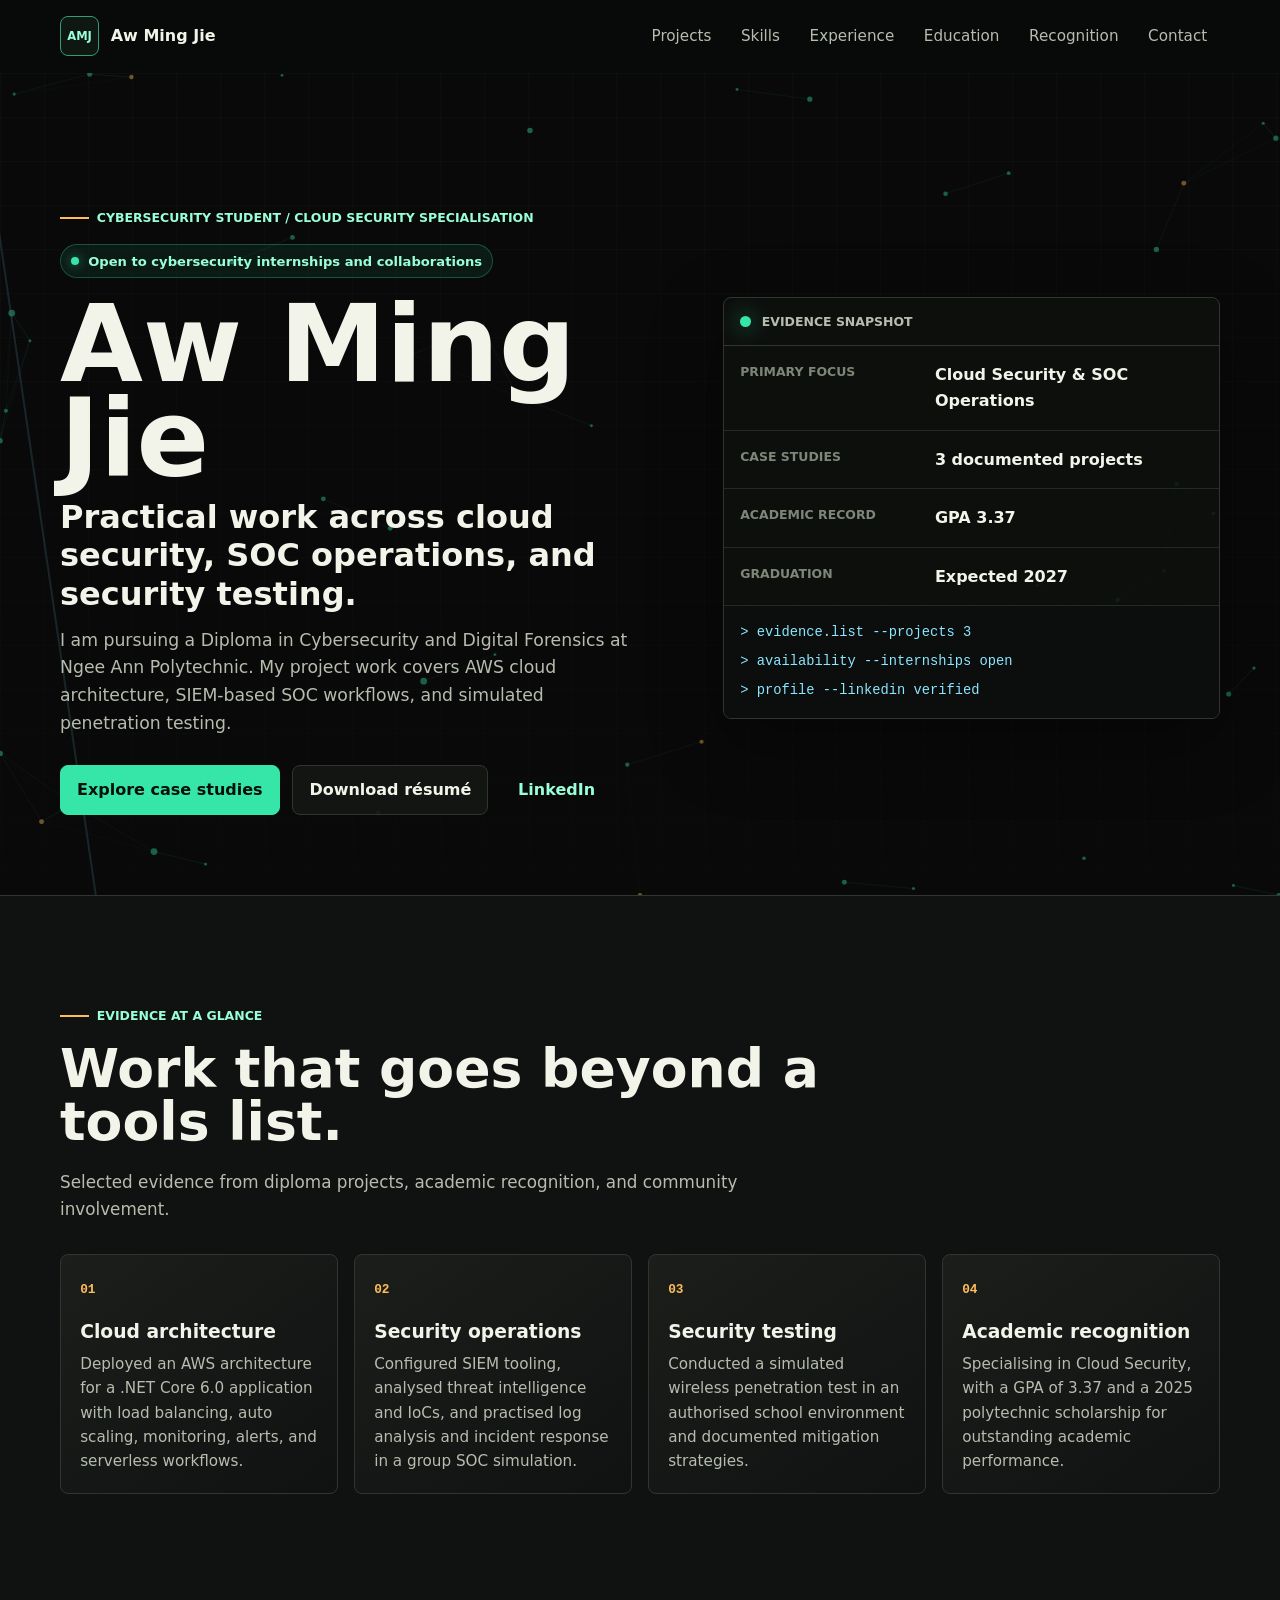
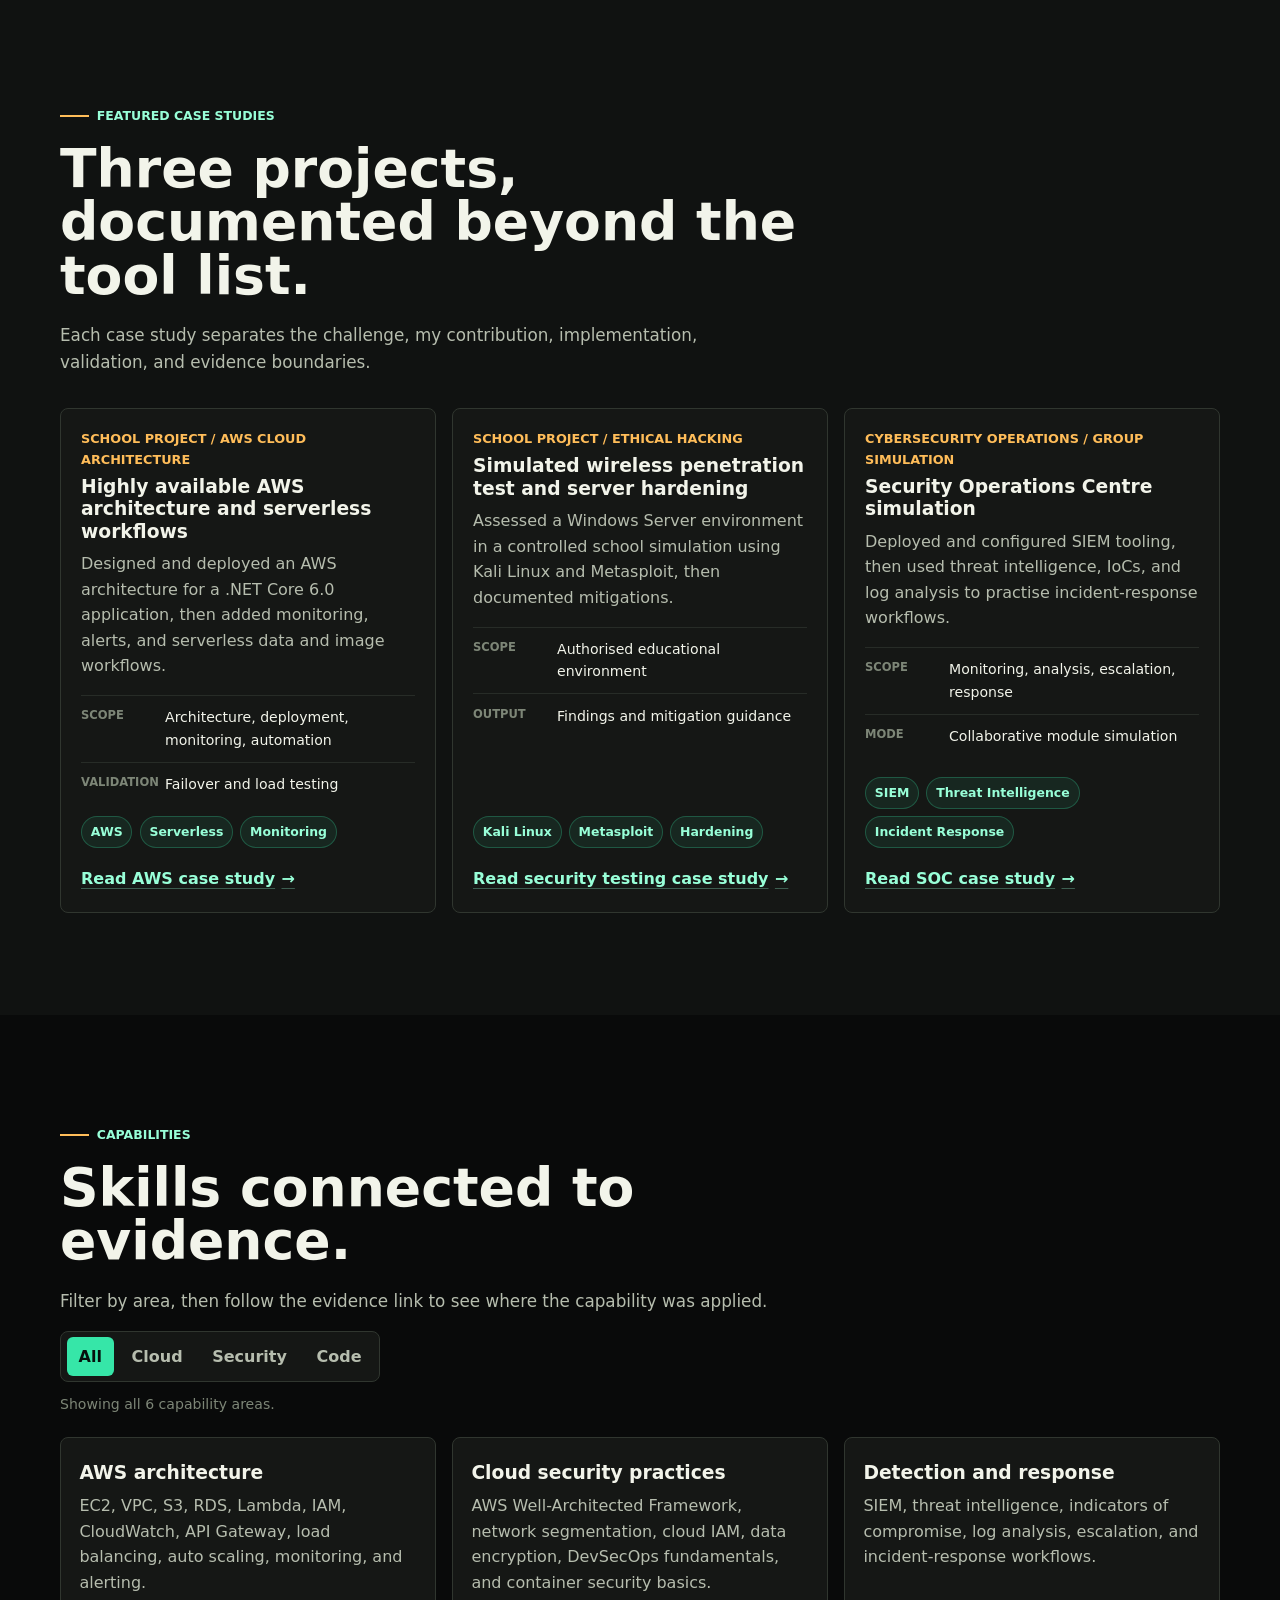
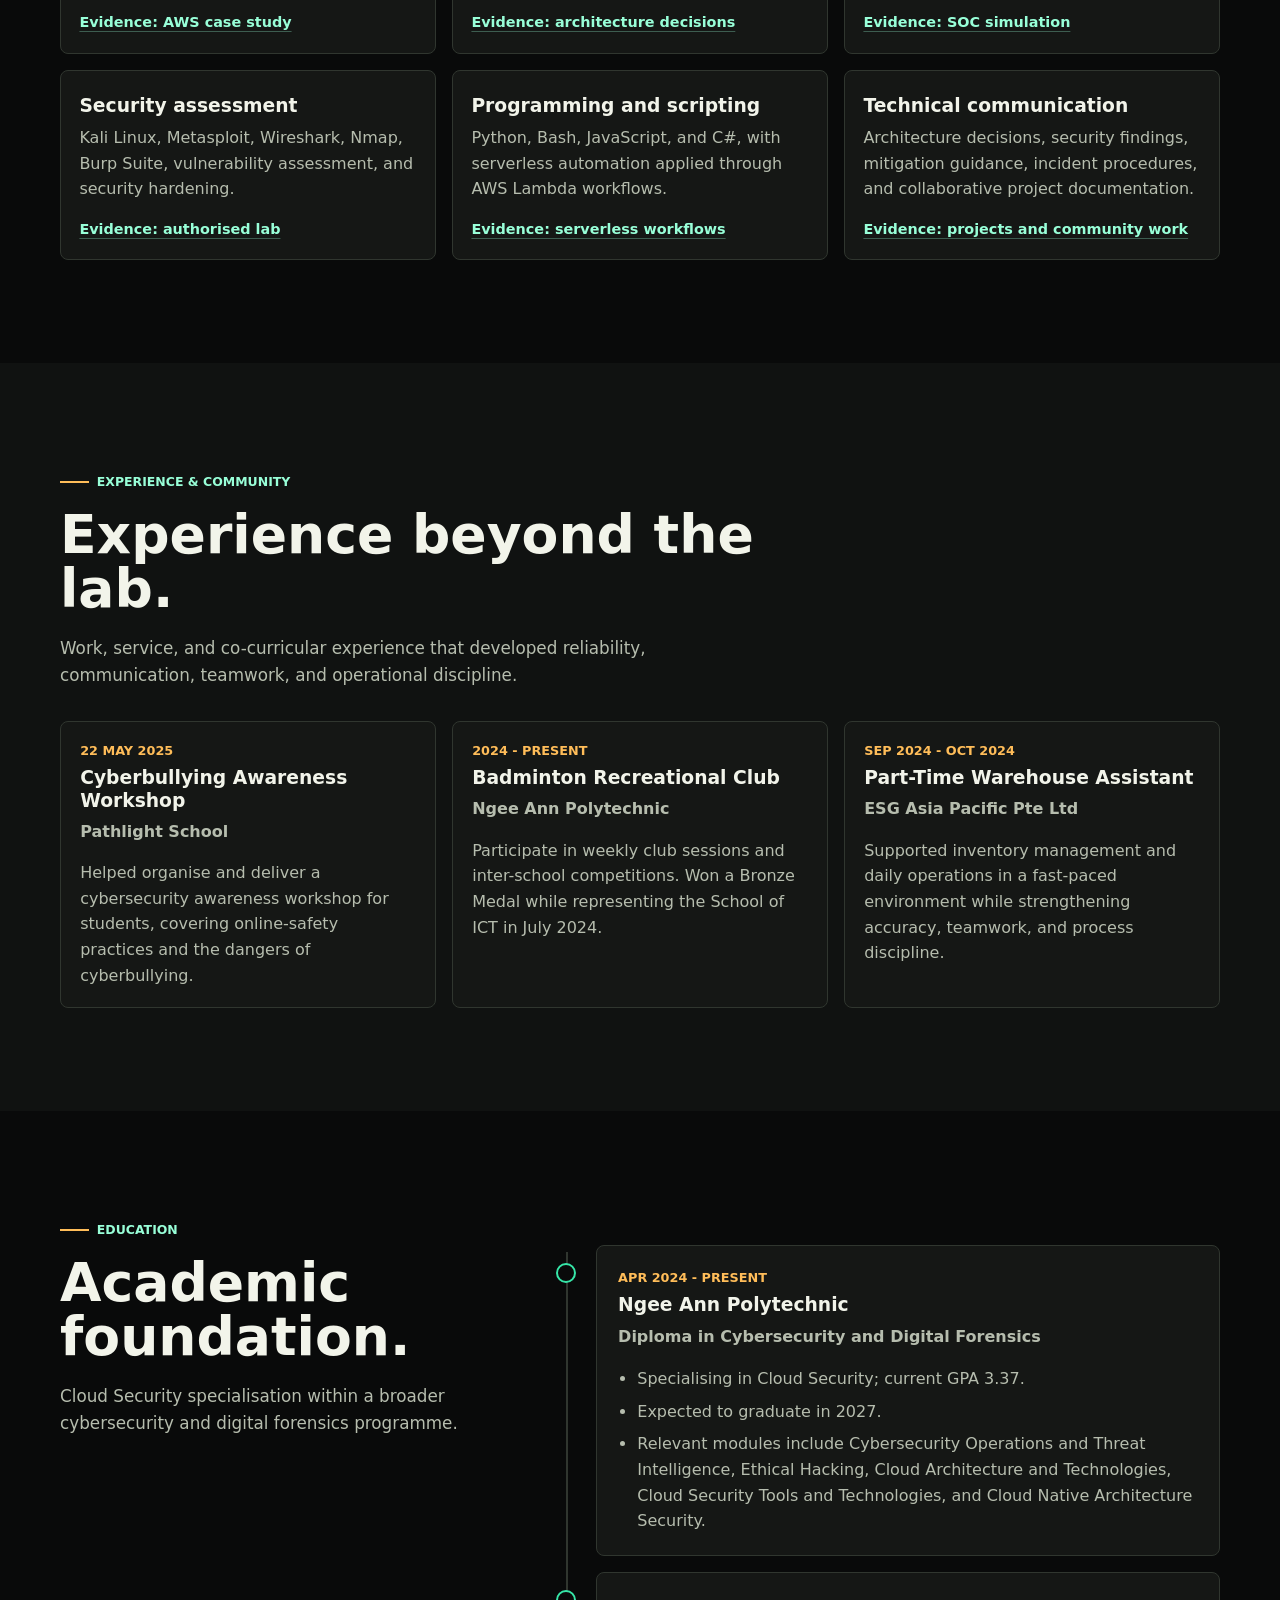
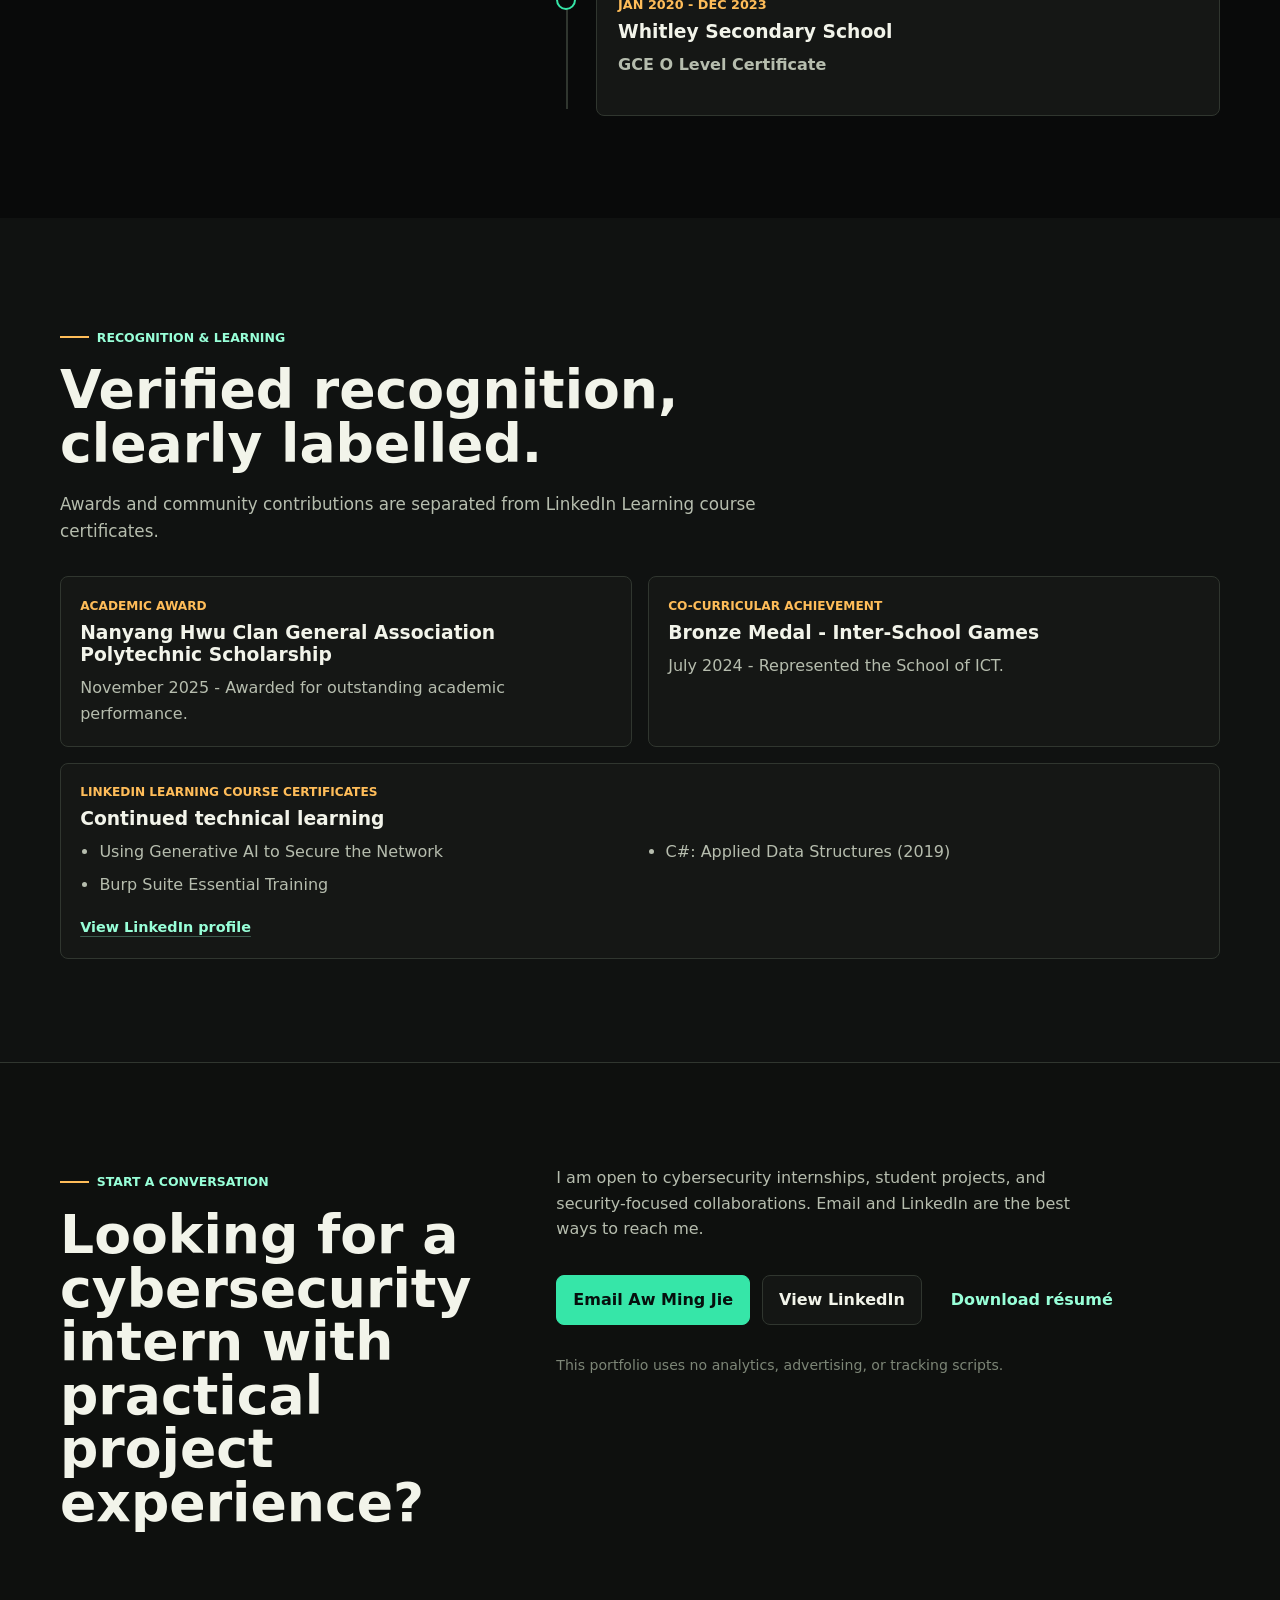
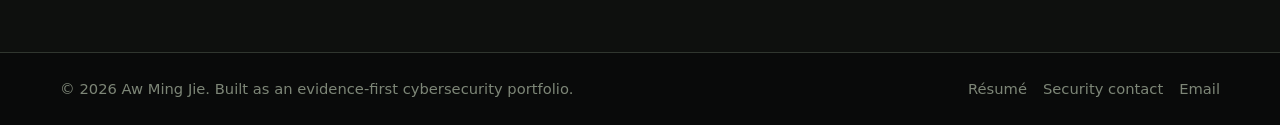
<file: index.html>
<!DOCTYPE html>
<html class="no-js" lang="en-SG">
<head>
  <meta charset="UTF-8">
  <meta name="viewport" content="width=device-width, initial-scale=1.0">
  <meta name="description" content="Aw Ming Jie's cybersecurity portfolio, featuring hands-on projects in AWS cloud security, SOC operations, SIEM, ethical hacking, and digital forensics.">
  <meta name="author" content="Aw Ming Jie">
  <meta name="robots" content="index, follow">
  <meta name="theme-color" content="#090a0a">
  <meta name="color-scheme" content="dark">
  <meta name="referrer" content="strict-origin-when-cross-origin">
  <meta property="og:type" content="website">
  <meta property="og:locale" content="en_SG">
  <meta property="og:site_name" content="Aw Ming Jie">
  <meta property="og:title" content="Aw Ming Jie | Cloud Security &amp; SOC Portfolio">
  <meta property="og:description" content="Hands-on work in AWS cloud security, SOC operations, SIEM, ethical hacking, and digital forensics.">
  <meta property="og:image" content="assets/og.png">
  <meta property="og:image:width" content="1200">
  <meta property="og:image:height" content="630">
  <meta property="og:image:alt" content="Aw Ming Jie - evidence-first cybersecurity portfolio">
  <meta name="twitter:card" content="summary_large_image">
  <meta name="twitter:title" content="Aw Ming Jie | Cloud Security &amp; SOC Portfolio">
  <meta name="twitter:description" content="Hands-on work in AWS cloud security, SOC operations, SIEM, ethical hacking, and digital forensics.">
  <meta name="twitter:image" content="assets/og.png">
  <meta name="twitter:image:alt" content="Aw Ming Jie - evidence-first cybersecurity portfolio">
  <title>Aw Ming Jie | Cloud Security &amp; SOC Portfolio</title>
  <link rel="icon" href="assets/favicon.png" type="image/png">
  <link rel="apple-touch-icon" href="assets/favicon.png">
  <link rel="stylesheet" href="styles.css">
  <script type="application/ld+json">{"@context":"https://schema.org","@type":"Person","name":"Aw Ming Jie","jobTitle":"Cybersecurity Student","email":"mailto:awmj321@gmail.com","sameAs":["https://www.linkedin.com/in/ming-jie-aw"],"affiliation":{"@type":"CollegeOrUniversity","name":"Ngee Ann Polytechnic"},"knowsAbout":["Cloud security","Security operations","Digital forensics","AWS","SIEM"]}</script>
</head>
<body>
  <a class="skip-link" href="#main">Skip to content</a>

  <header class="site-header" data-header>
    <nav class="nav" aria-label="Primary navigation">
      <a class="brand" href="#home" aria-label="Aw Ming Jie home">
        <span class="brand-mark" aria-hidden="true">AMJ</span>
        <span>Aw Ming Jie</span>
      </a>

      <button class="nav-toggle" type="button" aria-expanded="false" aria-controls="primary-menu" data-nav-toggle>
        <span class="nav-toggle-line" aria-hidden="true"></span>
        <span class="nav-toggle-line" aria-hidden="true"></span>
        <span class="nav-toggle-line" aria-hidden="true"></span>
        <span class="sr-only">Open menu</span>
      </button>

      <div class="nav-links" id="primary-menu" data-nav-menu>
        <a href="#projects">Projects</a>
        <a href="#skills">Skills</a>
        <a href="#experience">Experience</a>
        <a href="#education">Education</a>
        <a href="#recognition">Recognition</a>
        <a href="#contact">Contact</a>
      </div>
    </nav>
  </header>

  <main id="main">
    <section class="hero" id="home" aria-labelledby="hero-title">
      <canvas id="threat-canvas" aria-hidden="true"></canvas>
      <div class="hero-grid">
        <div class="hero-copy reveal">
          <p class="eyebrow">Cybersecurity student / Cloud Security specialisation</p>
          <p class="availability-line">
            <span class="availability-dot" aria-hidden="true"></span>
            Open to cybersecurity internships and collaborations
          </p>
          <h1 id="hero-title">Aw Ming Jie</h1>
          <p class="hero-role">Practical work across cloud security, SOC operations, and security testing.</p>
          <p class="hero-lead">
            I am pursuing a Diploma in Cybersecurity and Digital Forensics at Ngee Ann Polytechnic. My project work covers AWS cloud architecture, SIEM-based SOC workflows, and simulated penetration testing.
          </p>
          <div class="hero-actions" role="group" aria-label="Portfolio actions">
            <a class="button button-primary" href="#projects">Explore case studies</a>
            <a class="button button-secondary" href="assets/aw-ming-jie-resume.pdf" download>Download résumé</a>
            <a class="button button-quiet" href="https://www.linkedin.com/in/ming-jie-aw" target="_blank" rel="noopener noreferrer">LinkedIn</a>
          </div>
        </div>

        <aside class="signal-panel reveal" aria-label="Evidence snapshot">
          <div class="signal-header">
            <span class="signal-dot" aria-hidden="true"></span>
            <span>Evidence snapshot</span>
          </div>
          <dl class="signal-list">
            <div>
              <dt>Primary focus</dt>
              <dd>Cloud Security &amp; SOC Operations</dd>
            </div>
            <div>
              <dt>Case studies</dt>
              <dd>3 documented projects</dd>
            </div>
            <div>
              <dt>Academic record</dt>
              <dd>GPA 3.37</dd>
            </div>
            <div>
              <dt>Graduation</dt>
              <dd>Expected 2027</dd>
            </div>
          </dl>
          <div class="terminal-lines" aria-hidden="true">
            <span>&gt; evidence.list --projects 3</span>
            <span>&gt; availability --internships open</span>
            <span>&gt; profile --linkedin verified</span>
          </div>
        </aside>
      </div>
    </section>

    <section class="section proof-section" id="evidence" aria-labelledby="evidence-title">
      <div class="section-inner">
        <div class="section-heading section-heading-wide reveal">
          <p class="eyebrow">Evidence at a glance</p>
          <h2 id="evidence-title">Work that goes beyond a tools list.</h2>
          <p class="section-intro">Selected evidence from diploma projects, academic recognition, and community involvement.</p>
        </div>

        <div class="proof-grid">
          <article class="proof-card reveal">
            <span class="proof-index" aria-hidden="true">01</span>
            <h3>Cloud architecture</h3>
            <p>Deployed an AWS architecture for a .NET Core 6.0 application with load balancing, auto scaling, monitoring, alerts, and serverless workflows.</p>
          </article>
          <article class="proof-card reveal">
            <span class="proof-index" aria-hidden="true">02</span>
            <h3>Security operations</h3>
            <p>Configured SIEM tooling, analysed threat intelligence and IoCs, and practised log analysis and incident response in a group SOC simulation.</p>
          </article>
          <article class="proof-card reveal">
            <span class="proof-index" aria-hidden="true">03</span>
            <h3>Security testing</h3>
            <p>Conducted a simulated wireless penetration test in an authorised school environment and documented mitigation strategies.</p>
          </article>
          <article class="proof-card reveal">
            <span class="proof-index" aria-hidden="true">04</span>
            <h3>Academic recognition</h3>
            <p>Specialising in Cloud Security, with a GPA of 3.37 and a 2025 polytechnic scholarship for outstanding academic performance.</p>
          </article>
        </div>
      </div>
    </section>

    <section class="section projects-section" id="projects" aria-labelledby="projects-title">
      <div class="section-inner">
        <div class="section-heading section-heading-wide reveal">
          <p class="eyebrow">Featured case studies</p>
          <h2 id="projects-title">Three projects, documented beyond the tool list.</h2>
          <p class="section-intro">Each case study separates the challenge, my contribution, implementation, validation, and evidence boundaries.</p>
        </div>

        <div class="project-grid">
          <article class="project-card reveal">
            <div class="project-kicker">School Project / AWS Cloud Architecture</div>
            <h3>Highly available AWS architecture and serverless workflows</h3>
            <p>Designed and deployed an AWS architecture for a .NET Core 6.0 application, then added monitoring, alerts, and serverless data and image workflows.</p>
            <dl class="project-facts">
              <div><dt>Scope</dt><dd>Architecture, deployment, monitoring, automation</dd></div>
              <div><dt>Validation</dt><dd>Failover and load testing</dd></div>
            </dl>
            <div class="tag-row" role="group" aria-label="AWS project technologies">
              <span>AWS</span><span>Serverless</span><span>Monitoring</span>
            </div>
            <a class="card-link" href="projects/aws-cloud-architecture.html">Read AWS case study <span aria-hidden="true">→</span></a>
          </article>

          <article class="project-card reveal">
            <div class="project-kicker">School Project / Ethical Hacking</div>
            <h3>Simulated wireless penetration test and server hardening</h3>
            <p>Assessed a Windows Server environment in a controlled school simulation using Kali Linux and Metasploit, then documented mitigations.</p>
            <dl class="project-facts">
              <div><dt>Scope</dt><dd>Authorised educational environment</dd></div>
              <div><dt>Output</dt><dd>Findings and mitigation guidance</dd></div>
            </dl>
            <div class="tag-row" role="group" aria-label="Ethical hacking project technologies">
              <span>Kali Linux</span><span>Metasploit</span><span>Hardening</span>
            </div>
            <a class="card-link" href="projects/ethical-hacking-lab.html">Read security testing case study <span aria-hidden="true">→</span></a>
          </article>

          <article class="project-card reveal">
            <div class="project-kicker">Cybersecurity Operations / Group Simulation</div>
            <h3>Security Operations Centre simulation</h3>
            <p>Deployed and configured SIEM tooling, then used threat intelligence, IoCs, and log analysis to practise incident-response workflows.</p>
            <dl class="project-facts">
              <div><dt>Scope</dt><dd>Monitoring, analysis, escalation, response</dd></div>
              <div><dt>Mode</dt><dd>Collaborative module simulation</dd></div>
            </dl>
            <div class="tag-row" role="group" aria-label="SOC project technologies">
              <span>SIEM</span><span>Threat Intelligence</span><span>Incident Response</span>
            </div>
            <a class="card-link" href="projects/soc-simulation.html">Read SOC case study <span aria-hidden="true">→</span></a>
          </article>
        </div>
      </div>
    </section>

    <section class="section" id="skills" aria-labelledby="skills-title">
      <div class="section-inner">
        <div class="section-heading section-heading-wide reveal">
          <p class="eyebrow">Capabilities</p>
          <h2 id="skills-title">Skills connected to evidence.</h2>
          <p class="section-intro">Filter by area, then follow the evidence link to see where the capability was applied.</p>
        </div>

        <div class="skill-controls reveal" role="group" aria-label="Filter skills by category">
          <button class="skill-filter is-active" type="button" aria-pressed="true" data-filter="all">All</button>
          <button class="skill-filter" type="button" aria-pressed="false" data-filter="cloud">Cloud</button>
          <button class="skill-filter" type="button" aria-pressed="false" data-filter="security">Security</button>
          <button class="skill-filter" type="button" aria-pressed="false" data-filter="code">Code</button>
        </div>
        <p class="skill-status reveal" data-skill-status aria-live="polite">Showing all six capability areas.</p>

        <div class="skills-grid" id="skills-grid">
          <article class="skill-card reveal" data-category="cloud">
            <h3>AWS architecture</h3>
            <p>EC2, VPC, S3, RDS, Lambda, IAM, CloudWatch, API Gateway, load balancing, auto scaling, monitoring, and alerting.</p>
            <a class="evidence-link" href="projects/aws-cloud-architecture.html">Evidence: AWS case study</a>
          </article>
          <article class="skill-card reveal" data-category="cloud security">
            <h3>Cloud security practices</h3>
            <p>AWS Well-Architected Framework, network segmentation, cloud IAM, data encryption, DevSecOps fundamentals, and container security basics.</p>
            <a class="evidence-link" href="projects/aws-cloud-architecture.html">Evidence: architecture decisions</a>
          </article>
          <article class="skill-card reveal" data-category="security">
            <h3>Detection and response</h3>
            <p>SIEM, threat intelligence, indicators of compromise, log analysis, escalation, and incident-response workflows.</p>
            <a class="evidence-link" href="projects/soc-simulation.html">Evidence: SOC simulation</a>
          </article>
          <article class="skill-card reveal" data-category="security">
            <h3>Security assessment</h3>
            <p>Kali Linux, Metasploit, Wireshark, Nmap, Burp Suite, vulnerability assessment, and security hardening.</p>
            <a class="evidence-link" href="projects/ethical-hacking-lab.html">Evidence: authorised lab</a>
          </article>
          <article class="skill-card reveal" data-category="code">
            <h3>Programming and scripting</h3>
            <p>Python, Bash, JavaScript, and C#, with serverless automation applied through AWS Lambda workflows.</p>
            <a class="evidence-link" href="projects/aws-cloud-architecture.html">Evidence: serverless workflows</a>
          </article>
          <article class="skill-card reveal" data-category="security code">
            <h3>Technical communication</h3>
            <p>Architecture decisions, security findings, mitigation guidance, incident procedures, and collaborative project documentation.</p>
            <a class="evidence-link" href="#experience">Evidence: projects and community work</a>
          </article>
        </div>
      </div>
    </section>

    <section class="section experience-section" id="experience" aria-labelledby="experience-title">
      <div class="section-inner">
        <div class="section-heading section-heading-wide reveal">
          <p class="eyebrow">Experience &amp; community</p>
          <h2 id="experience-title">Experience beyond the lab.</h2>
          <p class="section-intro">Work, service, and co-curricular experience that developed reliability, communication, teamwork, and operational discipline.</p>
        </div>

        <div class="experience-grid">
          <article class="experience-card reveal">
            <div class="timeline-meta"><time datetime="2025-05-22">22 May 2025</time></div>
            <h3>Cyberbullying Awareness Workshop</h3>
            <p class="item-subtitle">Pathlight School</p>
            <p>Helped organise and deliver a cybersecurity awareness workshop for students, covering online-safety practices and the dangers of cyberbullying.</p>
          </article>
          <article class="experience-card reveal">
            <div class="timeline-meta"><time datetime="2024">2024</time> - Present</div>
            <h3>Badminton Recreational Club</h3>
            <p class="item-subtitle">Ngee Ann Polytechnic</p>
            <p>Participate in weekly club sessions and inter-school competitions. Won a Bronze Medal while representing the School of ICT in July 2024.</p>
          </article>
          <article class="experience-card reveal">
            <div class="timeline-meta"><time datetime="2024-09">Sep 2024</time> - <time datetime="2024-10">Oct 2024</time></div>
            <h3>Part-Time Warehouse Assistant</h3>
            <p class="item-subtitle">ESG Asia Pacific Pte Ltd</p>
            <p>Supported inventory management and daily operations in a fast-paced environment while strengthening accuracy, teamwork, and process discipline.</p>
          </article>
        </div>
      </div>
    </section>

    <section class="section" id="education" aria-labelledby="education-title">
      <div class="section-inner two-column">
        <div class="section-heading reveal">
          <p class="eyebrow">Education</p>
          <h2 id="education-title">Academic foundation.</h2>
          <p class="section-intro">Cloud Security specialisation within a broader cybersecurity and digital forensics programme.</p>
        </div>

        <div class="timeline reveal">
          <article class="timeline-item">
            <div class="timeline-marker" aria-hidden="true"></div>
            <div class="timeline-content">
              <div class="timeline-meta"><time datetime="2024-04">Apr 2024</time> - Present</div>
              <h3>Ngee Ann Polytechnic</h3>
              <p class="item-subtitle">Diploma in Cybersecurity and Digital Forensics</p>
              <ul>
                <li>Specialising in Cloud Security; current GPA 3.37.</li>
                <li>Expected to graduate in 2027.</li>
                <li>Relevant modules include Cybersecurity Operations and Threat Intelligence, Ethical Hacking, Cloud Architecture and Technologies, Cloud Security Tools and Technologies, and Cloud Native Architecture Security.</li>
              </ul>
            </div>
          </article>
          <article class="timeline-item timeline-item-compact">
            <div class="timeline-marker" aria-hidden="true"></div>
            <div class="timeline-content">
              <div class="timeline-meta"><time datetime="2020-01">Jan 2020</time> - <time datetime="2023-12">Dec 2023</time></div>
              <h3>Whitley Secondary School</h3>
              <p class="item-subtitle">GCE O Level Certificate</p>
            </div>
          </article>
        </div>
      </div>
    </section>

    <section class="section recognition-section" id="recognition" aria-labelledby="recognition-title">
      <div class="section-inner">
        <div class="section-heading section-heading-wide reveal">
          <p class="eyebrow">Recognition &amp; learning</p>
          <h2 id="recognition-title">Verified recognition, clearly labelled.</h2>
          <p class="section-intro">Awards and community contributions are separated from LinkedIn Learning course certificates.</p>
        </div>

        <div class="recognition-grid">
          <article class="recognition-card reveal">
            <div class="recognition-label">Academic award</div>
            <h3>Nanyang Hwu Clan General Association Polytechnic Scholarship</h3>
            <p><time datetime="2025-11">November 2025</time> - Awarded for outstanding academic performance.</p>
          </article>
          <article class="recognition-card reveal">
            <div class="recognition-label">Co-curricular achievement</div>
            <h3>Bronze Medal - Inter-School Games</h3>
            <p><time datetime="2024-07">July 2024</time> - Represented the School of ICT.</p>
          </article>
          <article class="recognition-card recognition-card-wide reveal">
            <div class="recognition-label">LinkedIn Learning course certificates</div>
            <h3>Continued technical learning</h3>
            <ul class="certificate-list">
              <li>Using Generative AI to Secure the Network</li>
              <li>Burp Suite Essential Training</li>
              <li>C#: Applied Data Structures (2019)</li>
            </ul>
            <a class="evidence-link" href="https://www.linkedin.com/in/ming-jie-aw" target="_blank" rel="noopener noreferrer">View LinkedIn profile</a>
          </article>
        </div>
      </div>
    </section>

    <section class="section contact-section" id="contact" aria-labelledby="contact-title">
      <div class="section-inner contact-grid">
        <div class="section-heading reveal">
          <p class="eyebrow">Start a conversation</p>
          <h2 id="contact-title">Looking for a cybersecurity intern with practical project experience?</h2>
        </div>
        <div class="contact-actions reveal">
          <p>I am open to cybersecurity internships, student projects, and security-focused collaborations. Email and LinkedIn are the best ways to reach me.</p>
          <div class="contact-buttons">
            <a class="button button-primary" href="mailto:awmj321@gmail.com">Email Aw Ming Jie</a>
            <a class="button button-secondary" href="https://www.linkedin.com/in/ming-jie-aw" target="_blank" rel="noopener noreferrer">View LinkedIn</a>
            <a class="button button-quiet" href="assets/aw-ming-jie-resume.pdf" download>Download résumé</a>
          </div>
          <p class="privacy-note">This portfolio uses no analytics, advertising, or tracking scripts.</p>
        </div>
      </div>
    </section>
  </main>

  <footer class="site-footer">
    <p>&copy; <span data-year></span> Aw Ming Jie. Built as an evidence-first cybersecurity portfolio.</p>
    <nav class="footer-links" aria-label="Footer navigation">
      <a href="assets/aw-ming-jie-resume.pdf">Résumé</a>
      <a href=".well-known/security.txt">Security contact</a>
      <a href="mailto:awmj321@gmail.com">Email</a>
    </nav>
  </footer>

  <script src="script.js"></script>
</body>
</html>
</file>
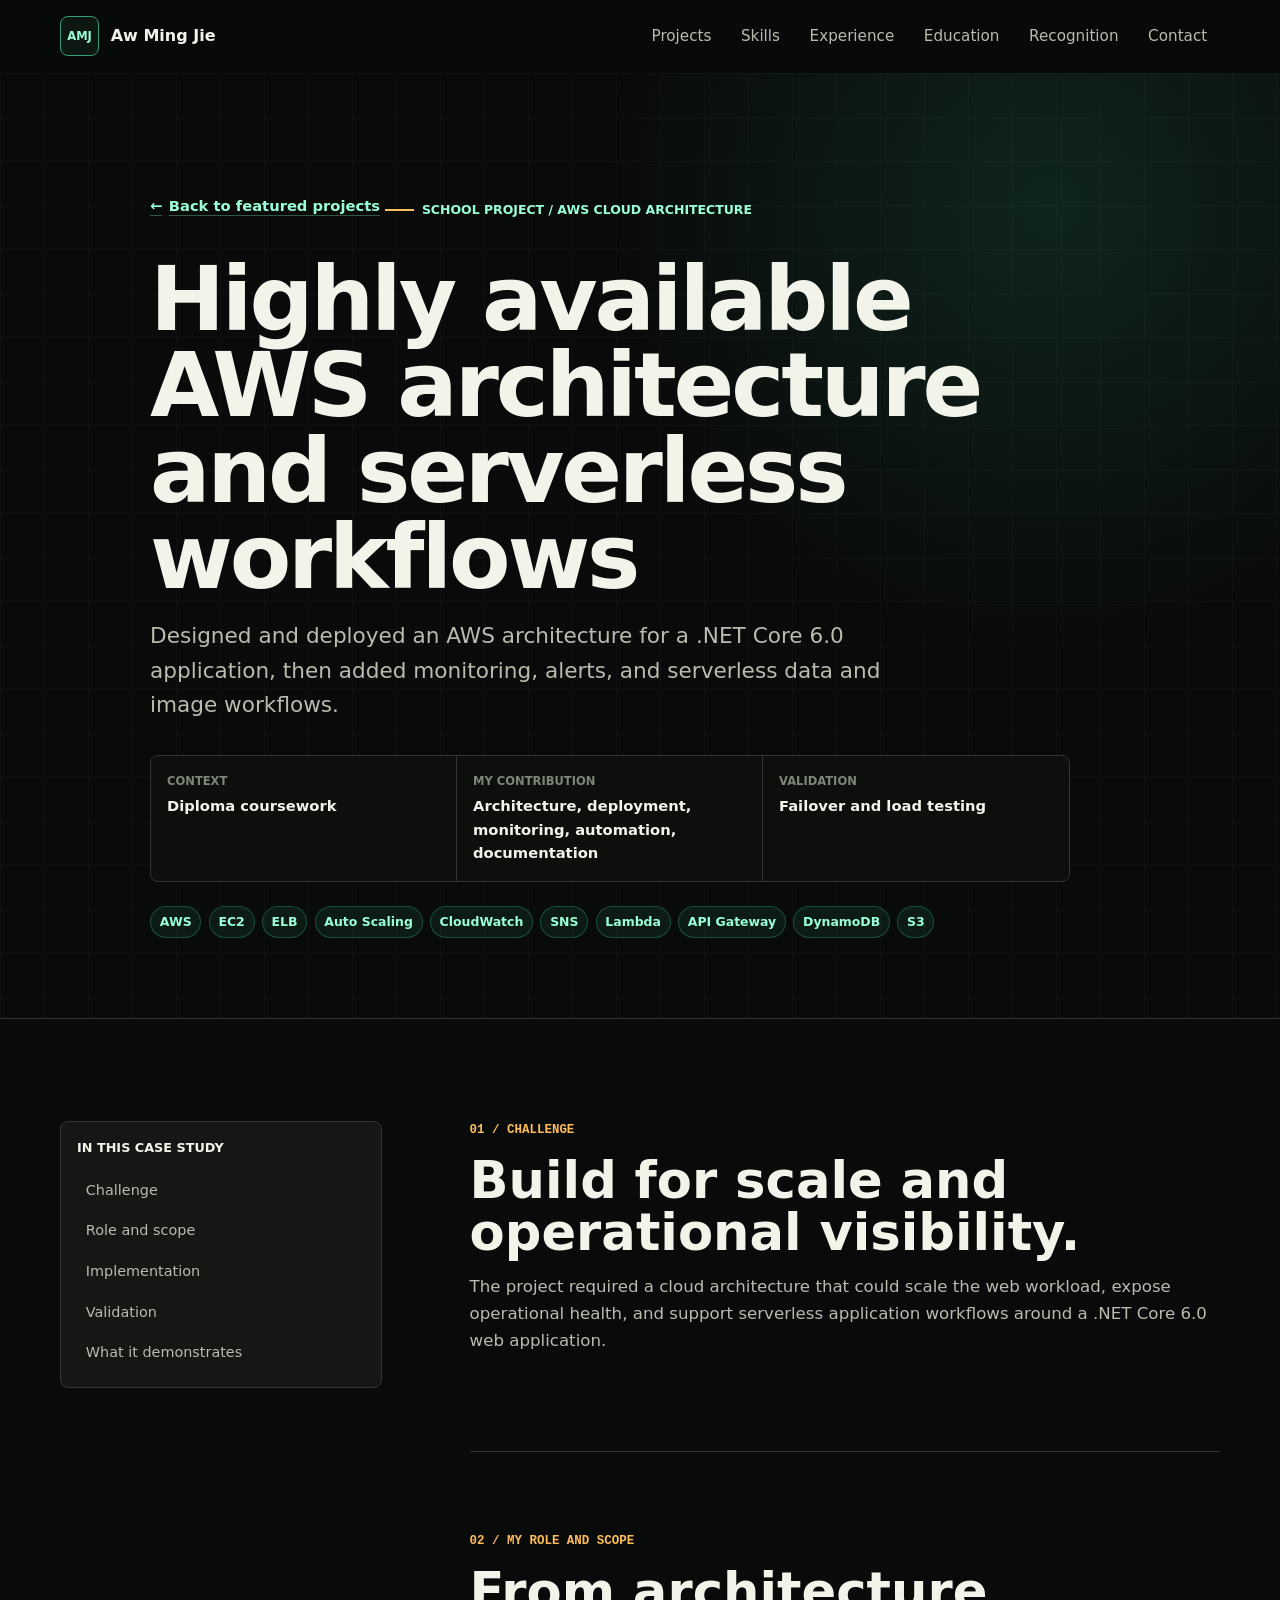
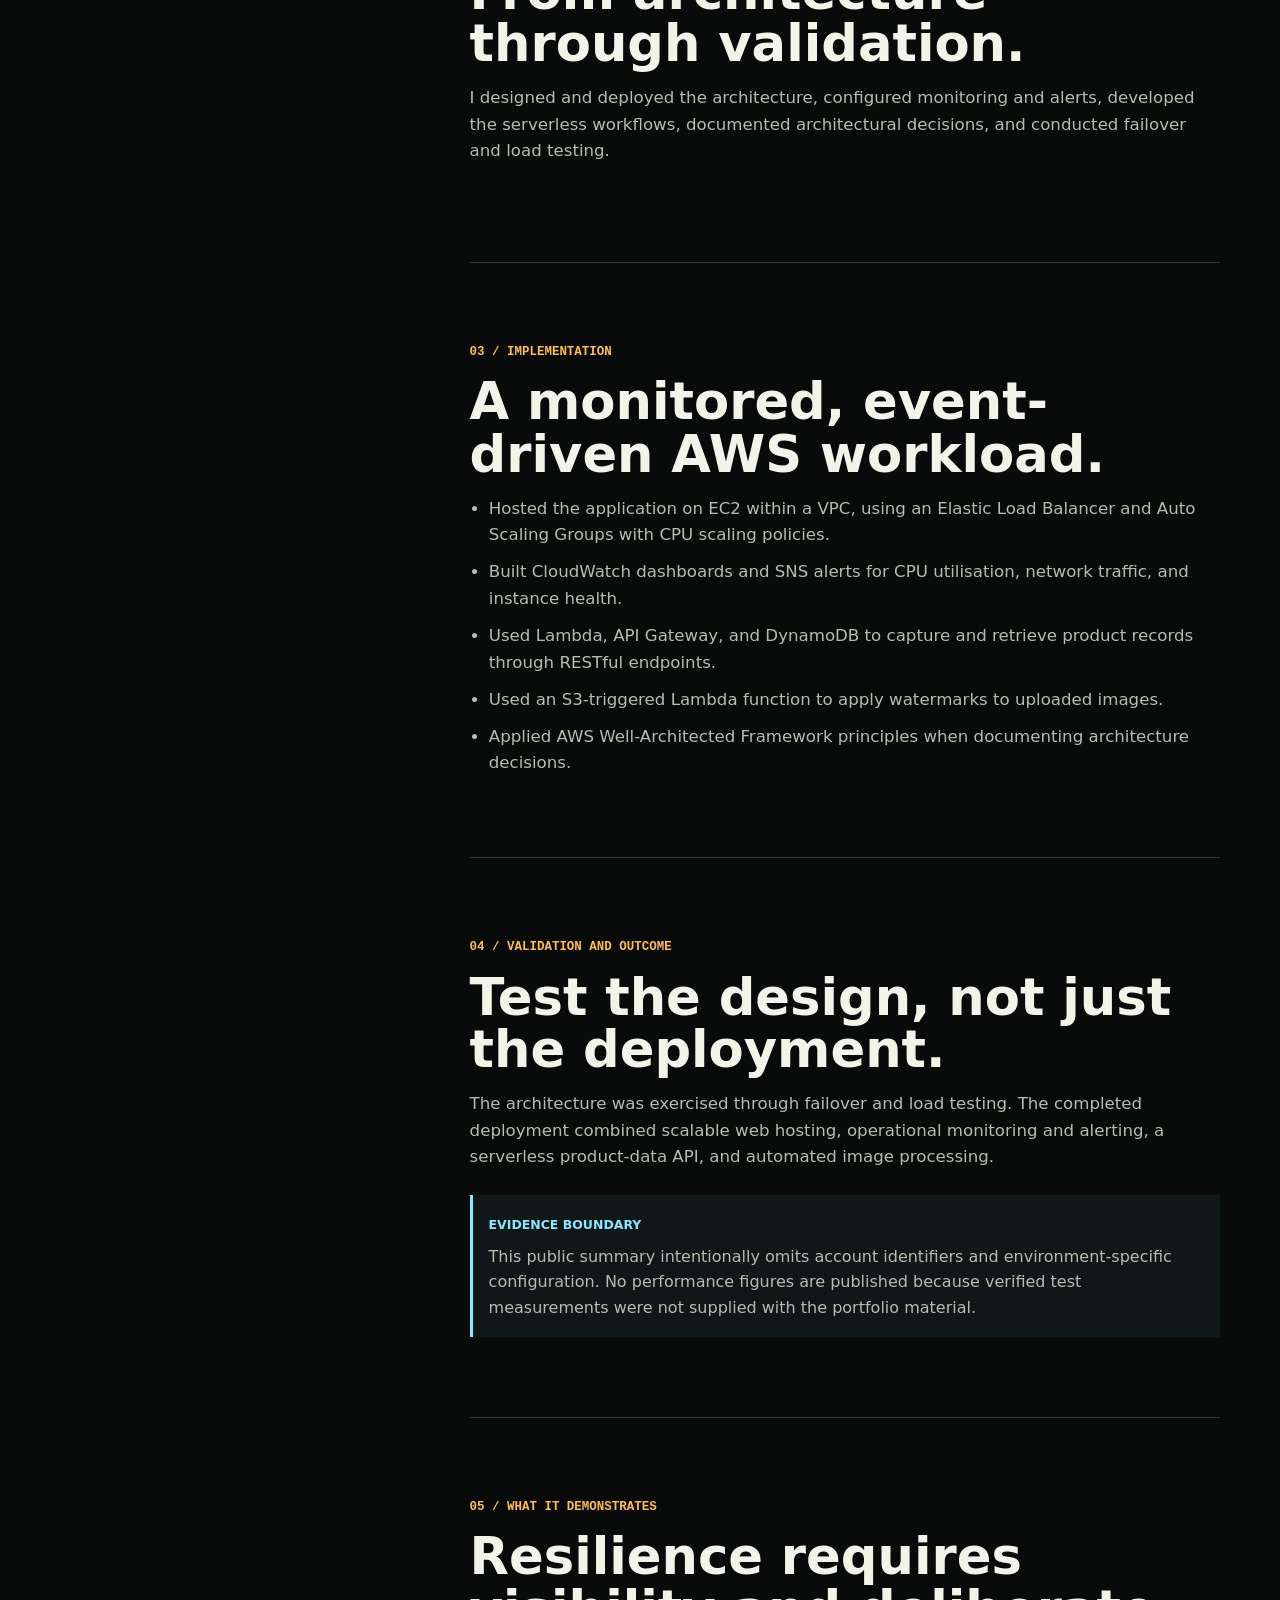
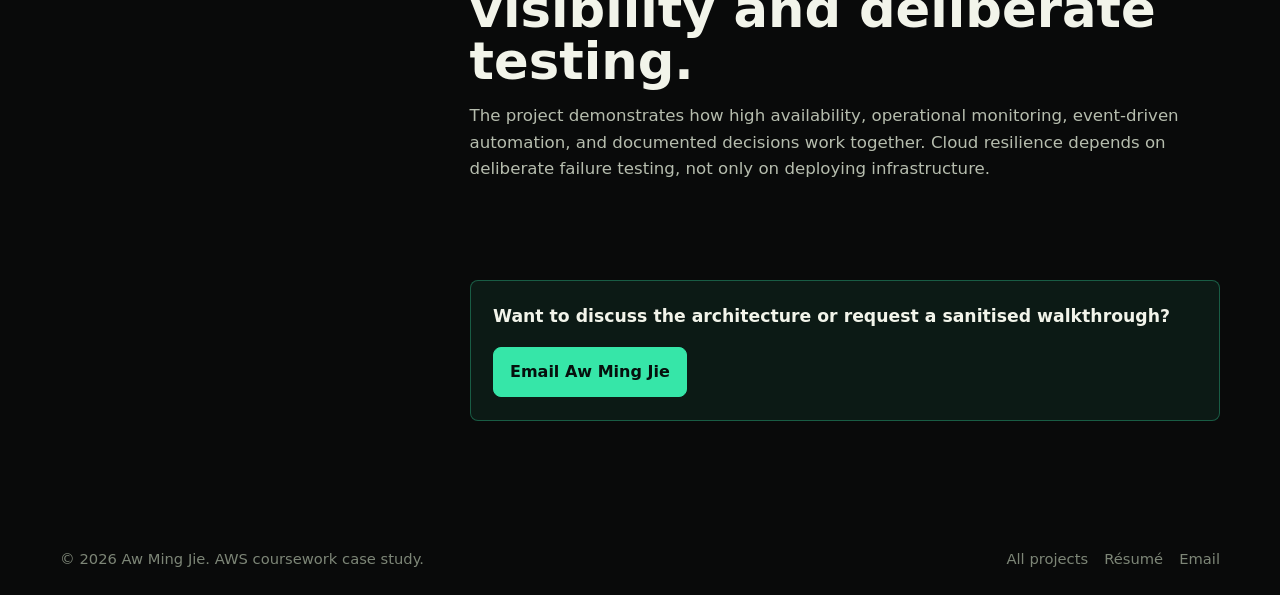
<file: projects/aws-cloud-architecture.html>
<!DOCTYPE html>
<html class="no-js" lang="en-SG">
<head>
  <meta charset="UTF-8">
  <meta name="viewport" content="width=device-width, initial-scale=1.0">
  <meta name="description" content="Case study: an AWS architecture for a .NET Core 6.0 application with load balancing, auto scaling, monitoring, alerts, and serverless workflows.">
  <meta name="author" content="Aw Ming Jie">
  <meta name="robots" content="index, follow">
  <meta name="theme-color" content="#090a0a">
  <meta name="color-scheme" content="dark">
  <meta name="referrer" content="strict-origin-when-cross-origin">
  <meta property="og:type" content="article">
  <meta property="og:locale" content="en_SG">
  <meta property="og:title" content="AWS Cloud Architecture Case Study | Aw Ming Jie">
  <meta property="og:description" content="A documented AWS architecture project covering availability, monitoring, serverless workflows, and validation.">
  <meta property="og:image" content="../assets/og.png">
  <meta property="og:image:width" content="1200">
  <meta property="og:image:height" content="630">
  <meta property="og:image:alt" content="Aw Ming Jie - evidence-first cybersecurity portfolio">
  <meta name="twitter:card" content="summary_large_image">
  <meta name="twitter:image" content="../assets/og.png">
  <meta name="twitter:image:alt" content="Aw Ming Jie - evidence-first cybersecurity portfolio">
  <title>AWS Cloud Architecture Case Study | Aw Ming Jie</title>
  <link rel="icon" href="../assets/favicon.png" type="image/png">
  <link rel="apple-touch-icon" href="../assets/favicon.png">
  <link rel="stylesheet" href="../styles.css">
</head>
<body class="case-page">
  <a class="skip-link" href="#case-content">Skip to case study</a>

  <header class="site-header" data-header>
    <nav class="nav" aria-label="Primary navigation">
      <a class="brand" href="../index.html#home" aria-label="Aw Ming Jie home">
        <span class="brand-mark" aria-hidden="true">AMJ</span>
        <span>Aw Ming Jie</span>
      </a>
      <button class="nav-toggle" type="button" aria-expanded="false" aria-controls="primary-menu" data-nav-toggle>
        <span class="nav-toggle-line" aria-hidden="true"></span>
        <span class="nav-toggle-line" aria-hidden="true"></span>
        <span class="nav-toggle-line" aria-hidden="true"></span>
        <span class="sr-only">Open menu</span>
      </button>
      <div class="nav-links" id="primary-menu" data-nav-menu>
        <a href="../index.html#projects">Projects</a>
        <a href="../index.html#skills">Skills</a>
        <a href="../index.html#experience">Experience</a>
        <a href="../index.html#education">Education</a>
        <a href="../index.html#recognition">Recognition</a>
        <a href="../index.html#contact">Contact</a>
      </div>
    </nav>
  </header>

  <main id="case-content">
    <section class="case-hero" id="overview" aria-labelledby="case-title">
      <div class="case-hero-inner">
        <a class="back-link" href="../index.html#projects"><span aria-hidden="true">←</span> Back to featured projects</a>
        <p class="eyebrow">School Project / AWS Cloud Architecture</p>
        <h1 id="case-title">Highly available AWS architecture and serverless workflows</h1>
        <p class="case-lead">Designed and deployed an AWS architecture for a .NET Core 6.0 application, then added monitoring, alerts, and serverless data and image workflows.</p>
        <dl class="case-meta-grid">
          <div><dt>Context</dt><dd>Diploma coursework</dd></div>
          <div><dt>My contribution</dt><dd>Architecture, deployment, monitoring, automation, documentation</dd></div>
          <div><dt>Validation</dt><dd>Failover and load testing</dd></div>
        </dl>
        <div class="tag-row" role="group" aria-label="Project technologies">
          <span>AWS</span><span>EC2</span><span>ELB</span><span>Auto Scaling</span><span>CloudWatch</span><span>SNS</span><span>Lambda</span><span>API Gateway</span><span>DynamoDB</span><span>S3</span>
        </div>
      </div>
    </section>

    <div class="case-shell">
      <aside class="case-sidebar" aria-label="Case study contents">
        <p class="case-sidebar-title">In this case study</p>
        <nav class="case-toc" aria-label="Case study sections">
          <a href="#challenge">Challenge</a>
          <a href="#role">Role and scope</a>
          <a href="#implementation">Implementation</a>
          <a href="#validation">Validation</a>
          <a href="#learning">What it demonstrates</a>
        </nav>
      </aside>

      <article class="case-article">
        <section id="challenge" aria-labelledby="challenge-title">
          <p class="case-section-label">01 / Challenge</p>
          <h2 id="challenge-title">Build for scale and operational visibility.</h2>
          <p>The project required a cloud architecture that could scale the web workload, expose operational health, and support serverless application workflows around a .NET Core 6.0 web application.</p>
        </section>

        <section id="role" aria-labelledby="role-title">
          <p class="case-section-label">02 / My role and scope</p>
          <h2 id="role-title">From architecture through validation.</h2>
          <p>I designed and deployed the architecture, configured monitoring and alerts, developed the serverless workflows, documented architectural decisions, and conducted failover and load testing.</p>
        </section>

        <section id="implementation" aria-labelledby="implementation-title">
          <p class="case-section-label">03 / Implementation</p>
          <h2 id="implementation-title">A monitored, event-driven AWS workload.</h2>
          <ul class="case-list">
            <li>Hosted the application on EC2 within a VPC, using an Elastic Load Balancer and Auto Scaling Groups with CPU scaling policies.</li>
            <li>Built CloudWatch dashboards and SNS alerts for CPU utilisation, network traffic, and instance health.</li>
            <li>Used Lambda, API Gateway, and DynamoDB to capture and retrieve product records through RESTful endpoints.</li>
            <li>Used an S3-triggered Lambda function to apply watermarks to uploaded images.</li>
            <li>Applied AWS Well-Architected Framework principles when documenting architecture decisions.</li>
          </ul>
        </section>

        <section id="validation" aria-labelledby="validation-title">
          <p class="case-section-label">04 / Validation and outcome</p>
          <h2 id="validation-title">Test the design, not just the deployment.</h2>
          <p>The architecture was exercised through failover and load testing. The completed deployment combined scalable web hosting, operational monitoring and alerting, a serverless product-data API, and automated image processing.</p>
          <div class="evidence-boundary">
            <strong>Evidence boundary</strong>
            <p>This public summary intentionally omits account identifiers and environment-specific configuration. No performance figures are published because verified test measurements were not supplied with the portfolio material.</p>
          </div>
        </section>

        <section id="learning" aria-labelledby="learning-title">
          <p class="case-section-label">05 / What it demonstrates</p>
          <h2 id="learning-title">Resilience requires visibility and deliberate testing.</h2>
          <p>The project demonstrates how high availability, operational monitoring, event-driven automation, and documented decisions work together. Cloud resilience depends on deliberate failure testing, not only on deploying infrastructure.</p>
        </section>

        <div class="case-cta">
          <p>Want to discuss the architecture or request a sanitised walkthrough?</p>
          <a class="button button-primary" href="mailto:awmj321@gmail.com?subject=AWS%20portfolio%20case%20study">Email Aw Ming Jie</a>
        </div>
      </article>
    </div>
  </main>

  <footer class="site-footer">
    <p>&copy; <span data-year></span> Aw Ming Jie. AWS coursework case study.</p>
    <nav class="footer-links" aria-label="Footer navigation">
      <a href="../index.html#projects">All projects</a>
      <a href="../assets/aw-ming-jie-resume.pdf">Résumé</a>
      <a href="mailto:awmj321@gmail.com">Email</a>
    </nav>
  </footer>
  <script src="../script.js"></script>
</body>
</html>
</file>
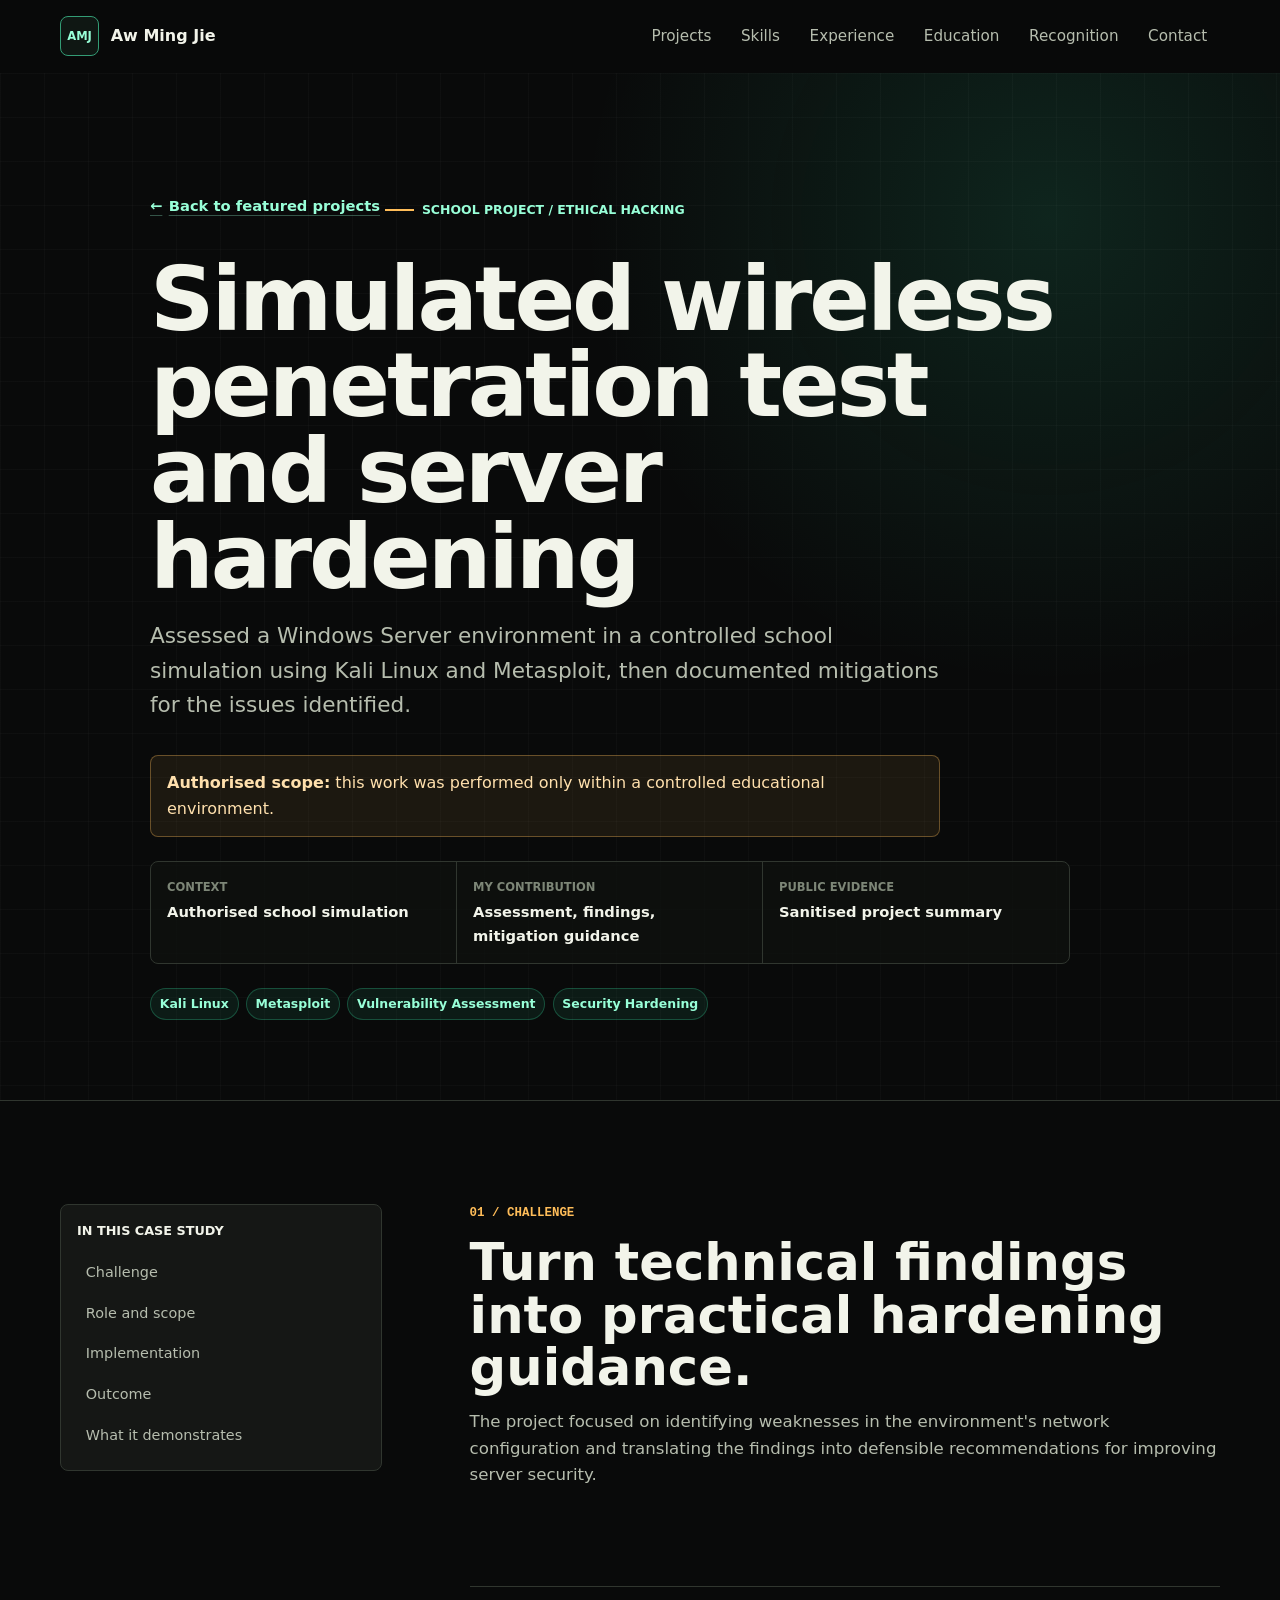
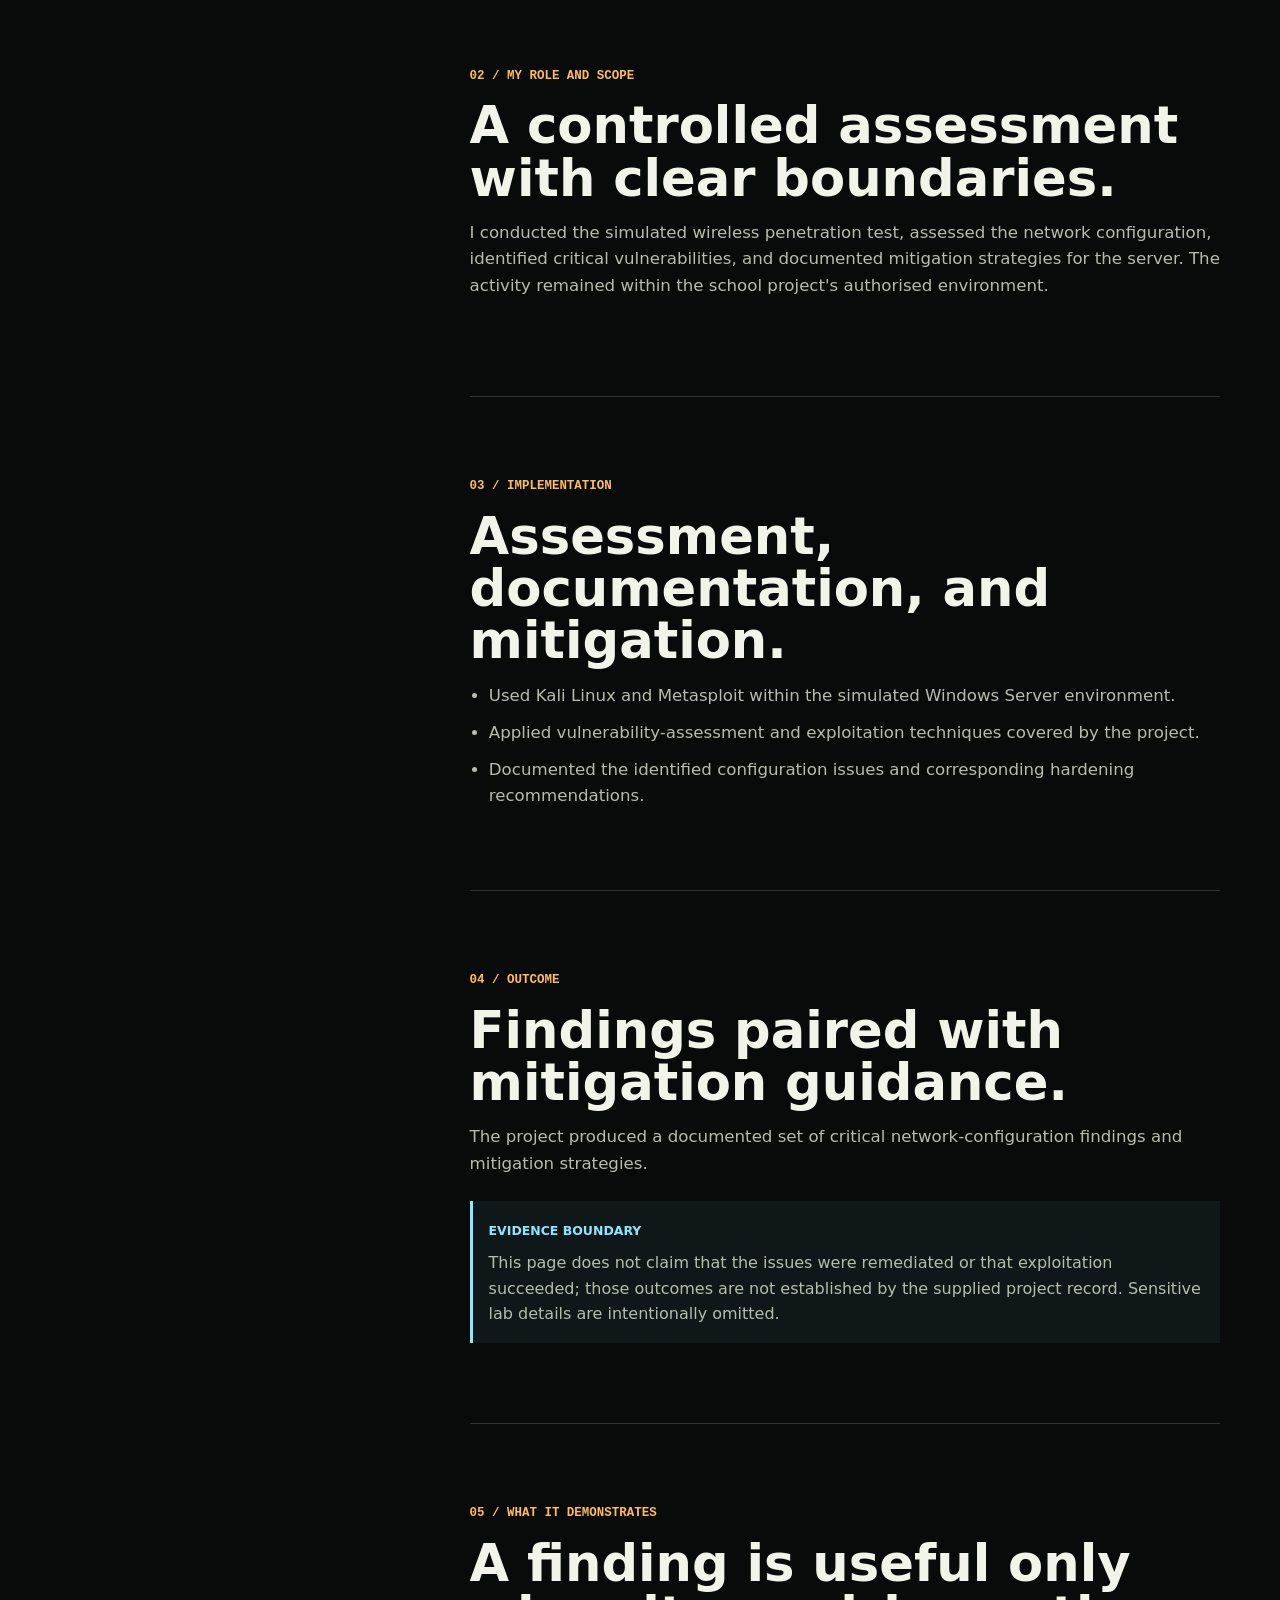
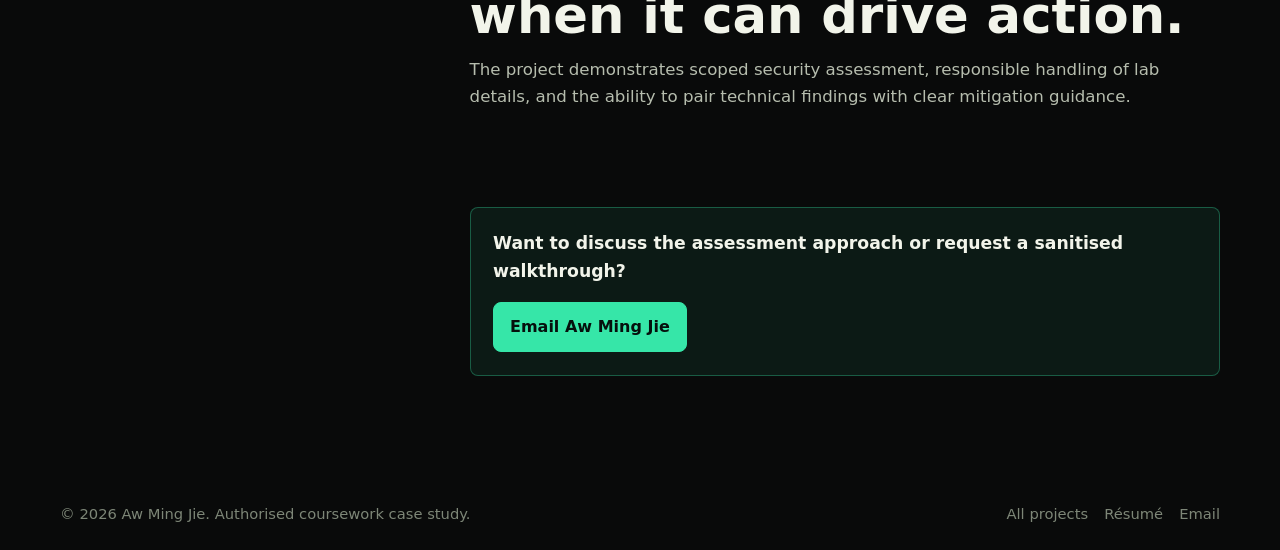
<file: projects/ethical-hacking-lab.html>
<!DOCTYPE html>
<html class="no-js" lang="en-SG">
<head>
  <meta charset="UTF-8">
  <meta name="viewport" content="width=device-width, initial-scale=1.0">
  <meta name="description" content="Case study: a controlled school penetration-testing simulation using Kali Linux and Metasploit, followed by documented mitigation guidance.">
  <meta name="author" content="Aw Ming Jie">
  <meta name="robots" content="index, follow">
  <meta name="theme-color" content="#090a0a">
  <meta name="color-scheme" content="dark">
  <meta name="referrer" content="strict-origin-when-cross-origin">
  <meta property="og:type" content="article">
  <meta property="og:locale" content="en_SG">
  <meta property="og:title" content="Ethical Hacking Lab Case Study | Aw Ming Jie">
  <meta property="og:description" content="A scoped school security-testing simulation focused on assessment, findings, and mitigation guidance.">
  <meta property="og:image" content="../assets/og.png">
  <meta property="og:image:width" content="1200">
  <meta property="og:image:height" content="630">
  <meta property="og:image:alt" content="Aw Ming Jie - evidence-first cybersecurity portfolio">
  <meta name="twitter:card" content="summary_large_image">
  <meta name="twitter:image" content="../assets/og.png">
  <meta name="twitter:image:alt" content="Aw Ming Jie - evidence-first cybersecurity portfolio">
  <title>Ethical Hacking Lab Case Study | Aw Ming Jie</title>
  <link rel="icon" href="../assets/favicon.png" type="image/png">
  <link rel="apple-touch-icon" href="../assets/favicon.png">
  <link rel="stylesheet" href="../styles.css">
</head>
<body class="case-page">
  <a class="skip-link" href="#case-content">Skip to case study</a>
  <header class="site-header" data-header>
    <nav class="nav" aria-label="Primary navigation">
      <a class="brand" href="../index.html#home" aria-label="Aw Ming Jie home"><span class="brand-mark" aria-hidden="true">AMJ</span><span>Aw Ming Jie</span></a>
      <button class="nav-toggle" type="button" aria-expanded="false" aria-controls="primary-menu" data-nav-toggle>
        <span class="nav-toggle-line" aria-hidden="true"></span><span class="nav-toggle-line" aria-hidden="true"></span><span class="nav-toggle-line" aria-hidden="true"></span><span class="sr-only">Open menu</span>
      </button>
      <div class="nav-links" id="primary-menu" data-nav-menu>
        <a href="../index.html#projects">Projects</a><a href="../index.html#skills">Skills</a><a href="../index.html#experience">Experience</a><a href="../index.html#education">Education</a><a href="../index.html#recognition">Recognition</a><a href="../index.html#contact">Contact</a>
      </div>
    </nav>
  </header>

  <main id="case-content">
    <section class="case-hero" id="overview" aria-labelledby="case-title">
      <div class="case-hero-inner">
        <a class="back-link" href="../index.html#projects"><span aria-hidden="true">←</span> Back to featured projects</a>
        <p class="eyebrow">School Project / Ethical Hacking</p>
        <h1 id="case-title">Simulated wireless penetration test and server hardening</h1>
        <p class="case-lead">Assessed a Windows Server environment in a controlled school simulation using Kali Linux and Metasploit, then documented mitigations for the issues identified.</p>
        <div class="scope-banner"><strong>Authorised scope:</strong> this work was performed only within a controlled educational environment.</div>
        <dl class="case-meta-grid">
          <div><dt>Context</dt><dd>Authorised school simulation</dd></div>
          <div><dt>My contribution</dt><dd>Assessment, findings, mitigation guidance</dd></div>
          <div><dt>Public evidence</dt><dd>Sanitised project summary</dd></div>
        </dl>
        <div class="tag-row" role="group" aria-label="Project technologies"><span>Kali Linux</span><span>Metasploit</span><span>Vulnerability Assessment</span><span>Security Hardening</span></div>
      </div>
    </section>

    <div class="case-shell">
      <aside class="case-sidebar" aria-label="Case study contents">
        <p class="case-sidebar-title">In this case study</p>
        <nav class="case-toc" aria-label="Case study sections"><a href="#challenge">Challenge</a><a href="#role">Role and scope</a><a href="#implementation">Implementation</a><a href="#validation">Outcome</a><a href="#learning">What it demonstrates</a></nav>
      </aside>
      <article class="case-article">
        <section id="challenge" aria-labelledby="challenge-title">
          <p class="case-section-label">01 / Challenge</p>
          <h2 id="challenge-title">Turn technical findings into practical hardening guidance.</h2>
          <p>The project focused on identifying weaknesses in the environment's network configuration and translating the findings into defensible recommendations for improving server security.</p>
        </section>
        <section id="role" aria-labelledby="role-title">
          <p class="case-section-label">02 / My role and scope</p>
          <h2 id="role-title">A controlled assessment with clear boundaries.</h2>
          <p>I conducted the simulated wireless penetration test, assessed the network configuration, identified critical vulnerabilities, and documented mitigation strategies for the server. The activity remained within the school project's authorised environment.</p>
        </section>
        <section id="implementation" aria-labelledby="implementation-title">
          <p class="case-section-label">03 / Implementation</p>
          <h2 id="implementation-title">Assessment, documentation, and mitigation.</h2>
          <ul class="case-list">
            <li>Used Kali Linux and Metasploit within the simulated Windows Server environment.</li>
            <li>Applied vulnerability-assessment and exploitation techniques covered by the project.</li>
            <li>Documented the identified configuration issues and corresponding hardening recommendations.</li>
          </ul>
        </section>
        <section id="validation" aria-labelledby="validation-title">
          <p class="case-section-label">04 / Outcome</p>
          <h2 id="validation-title">Findings paired with mitigation guidance.</h2>
          <p>The project produced a documented set of critical network-configuration findings and mitigation strategies.</p>
          <div class="evidence-boundary"><strong>Evidence boundary</strong><p>This page does not claim that the issues were remediated or that exploitation succeeded; those outcomes are not established by the supplied project record. Sensitive lab details are intentionally omitted.</p></div>
        </section>
        <section id="learning" aria-labelledby="learning-title">
          <p class="case-section-label">05 / What it demonstrates</p>
          <h2 id="learning-title">A finding is useful only when it can drive action.</h2>
          <p>The project demonstrates scoped security assessment, responsible handling of lab details, and the ability to pair technical findings with clear mitigation guidance.</p>
        </section>
        <div class="case-cta"><p>Want to discuss the assessment approach or request a sanitised walkthrough?</p><a class="button button-primary" href="mailto:awmj321@gmail.com?subject=Ethical%20hacking%20portfolio%20case%20study">Email Aw Ming Jie</a></div>
      </article>
    </div>
  </main>

  <footer class="site-footer"><p>&copy; <span data-year></span> Aw Ming Jie. Authorised coursework case study.</p><nav class="footer-links" aria-label="Footer navigation"><a href="../index.html#projects">All projects</a><a href="../assets/aw-ming-jie-resume.pdf">Résumé</a><a href="mailto:awmj321@gmail.com">Email</a></nav></footer>
  <script src="../script.js"></script>
</body>
</html>
</file>
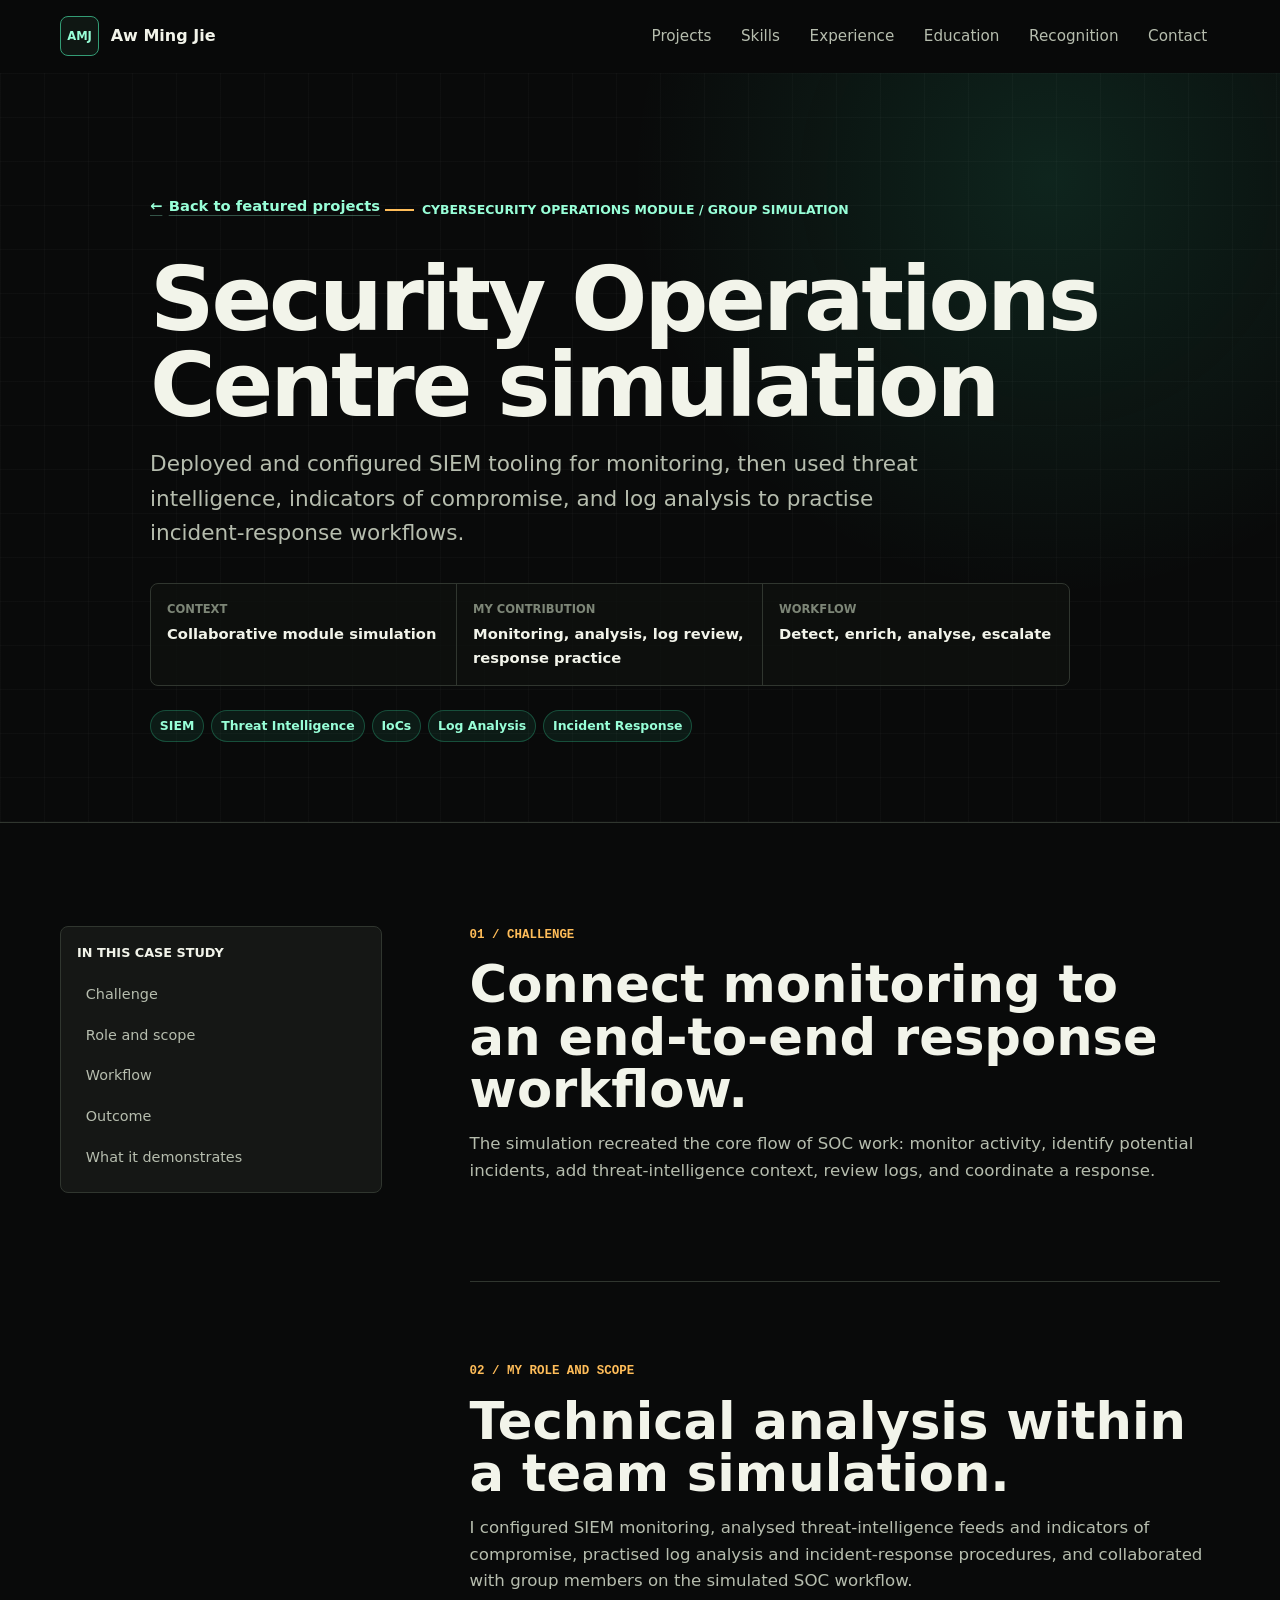
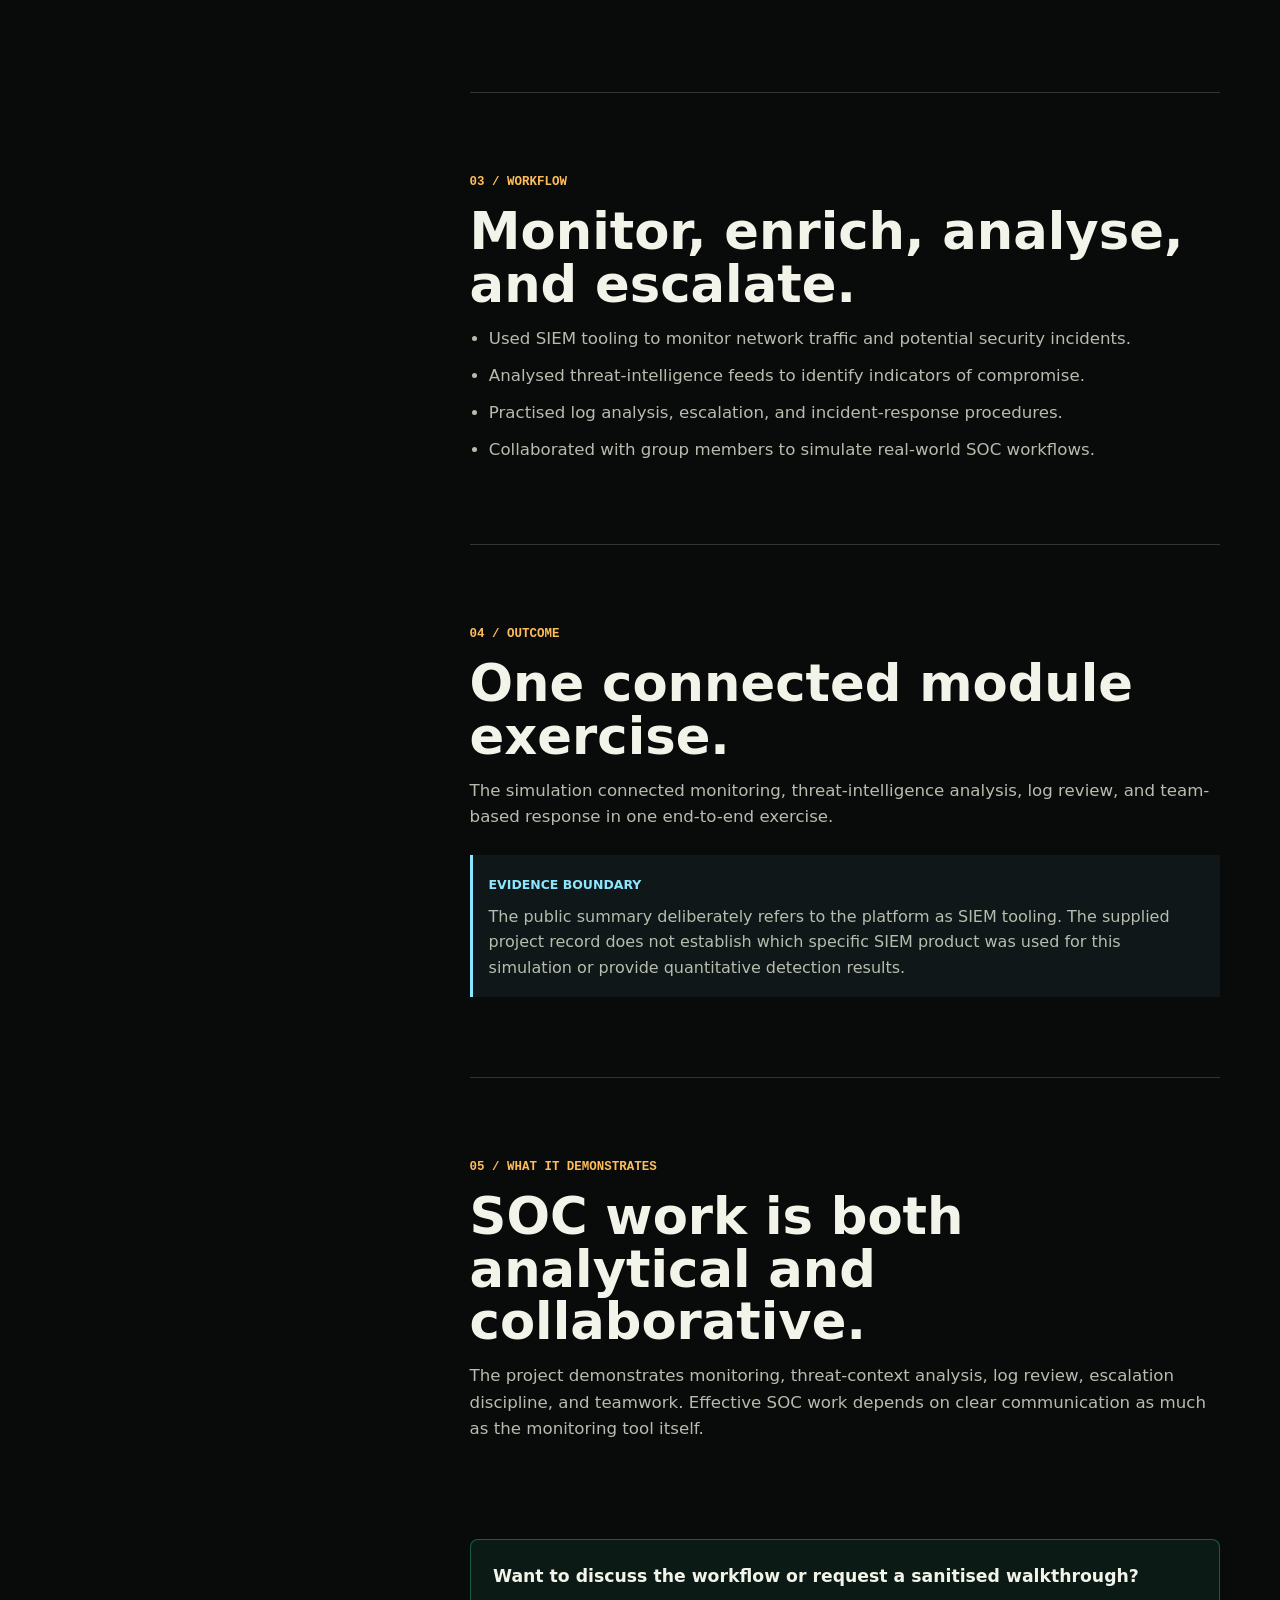
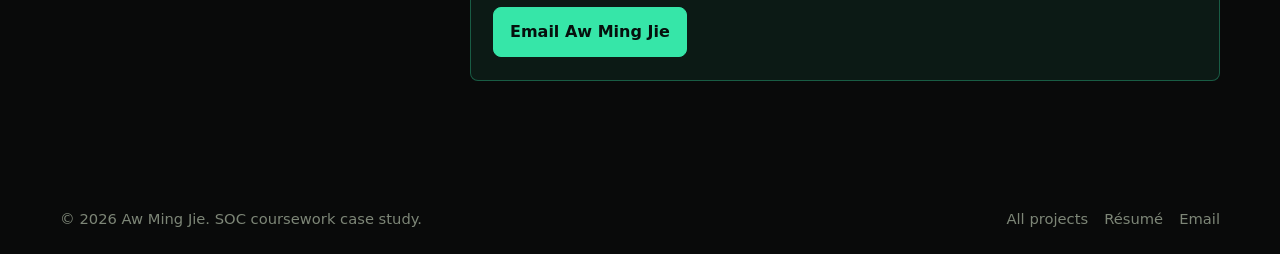
<file: projects/soc-simulation.html>
<!DOCTYPE html>
<html class="no-js" lang="en-SG">
<head>
  <meta charset="UTF-8">
  <meta name="viewport" content="width=device-width, initial-scale=1.0">
  <meta name="description" content="Case study: a group Security Operations Centre simulation covering SIEM monitoring, threat intelligence, IoCs, log analysis, escalation, and incident response.">
  <meta name="author" content="Aw Ming Jie">
  <meta name="robots" content="index, follow">
  <meta name="theme-color" content="#090a0a">
  <meta name="color-scheme" content="dark">
  <meta name="referrer" content="strict-origin-when-cross-origin">
  <meta property="og:type" content="article">
  <meta property="og:locale" content="en_SG">
  <meta property="og:title" content="SOC Simulation Case Study | Aw Ming Jie">
  <meta property="og:description" content="A documented SOC simulation connecting SIEM monitoring, threat intelligence, log review, escalation, and response.">
  <meta property="og:image" content="../assets/og.png">
  <meta property="og:image:width" content="1200">
  <meta property="og:image:height" content="630">
  <meta property="og:image:alt" content="Aw Ming Jie - evidence-first cybersecurity portfolio">
  <meta name="twitter:card" content="summary_large_image">
  <meta name="twitter:image" content="../assets/og.png">
  <meta name="twitter:image:alt" content="Aw Ming Jie - evidence-first cybersecurity portfolio">
  <title>SOC Simulation Case Study | Aw Ming Jie</title>
  <link rel="icon" href="../assets/favicon.png" type="image/png">
  <link rel="apple-touch-icon" href="../assets/favicon.png">
  <link rel="stylesheet" href="../styles.css">
</head>
<body class="case-page">
  <a class="skip-link" href="#case-content">Skip to case study</a>
  <header class="site-header" data-header>
    <nav class="nav" aria-label="Primary navigation">
      <a class="brand" href="../index.html#home" aria-label="Aw Ming Jie home"><span class="brand-mark" aria-hidden="true">AMJ</span><span>Aw Ming Jie</span></a>
      <button class="nav-toggle" type="button" aria-expanded="false" aria-controls="primary-menu" data-nav-toggle><span class="nav-toggle-line" aria-hidden="true"></span><span class="nav-toggle-line" aria-hidden="true"></span><span class="nav-toggle-line" aria-hidden="true"></span><span class="sr-only">Open menu</span></button>
      <div class="nav-links" id="primary-menu" data-nav-menu><a href="../index.html#projects">Projects</a><a href="../index.html#skills">Skills</a><a href="../index.html#experience">Experience</a><a href="../index.html#education">Education</a><a href="../index.html#recognition">Recognition</a><a href="../index.html#contact">Contact</a></div>
    </nav>
  </header>

  <main id="case-content">
    <section class="case-hero" id="overview" aria-labelledby="case-title">
      <div class="case-hero-inner">
        <a class="back-link" href="../index.html#projects"><span aria-hidden="true">←</span> Back to featured projects</a>
        <p class="eyebrow">Cybersecurity Operations Module / Group Simulation</p>
        <h1 id="case-title">Security Operations Centre simulation</h1>
        <p class="case-lead">Deployed and configured SIEM tooling for monitoring, then used threat intelligence, indicators of compromise, and log analysis to practise incident-response workflows.</p>
        <dl class="case-meta-grid">
          <div><dt>Context</dt><dd>Collaborative module simulation</dd></div>
          <div><dt>My contribution</dt><dd>Monitoring, analysis, log review, response practice</dd></div>
          <div><dt>Workflow</dt><dd>Detect, enrich, analyse, escalate</dd></div>
        </dl>
        <div class="tag-row" role="group" aria-label="Project technologies"><span>SIEM</span><span>Threat Intelligence</span><span>IoCs</span><span>Log Analysis</span><span>Incident Response</span></div>
      </div>
    </section>

    <div class="case-shell">
      <aside class="case-sidebar" aria-label="Case study contents"><p class="case-sidebar-title">In this case study</p><nav class="case-toc" aria-label="Case study sections"><a href="#challenge">Challenge</a><a href="#role">Role and scope</a><a href="#implementation">Workflow</a><a href="#validation">Outcome</a><a href="#learning">What it demonstrates</a></nav></aside>
      <article class="case-article">
        <section id="challenge" aria-labelledby="challenge-title">
          <p class="case-section-label">01 / Challenge</p>
          <h2 id="challenge-title">Connect monitoring to an end-to-end response workflow.</h2>
          <p>The simulation recreated the core flow of SOC work: monitor activity, identify potential incidents, add threat-intelligence context, review logs, and coordinate a response.</p>
        </section>
        <section id="role" aria-labelledby="role-title">
          <p class="case-section-label">02 / My role and scope</p>
          <h2 id="role-title">Technical analysis within a team simulation.</h2>
          <p>I configured SIEM monitoring, analysed threat-intelligence feeds and indicators of compromise, practised log analysis and incident-response procedures, and collaborated with group members on the simulated SOC workflow.</p>
        </section>
        <section id="implementation" aria-labelledby="implementation-title">
          <p class="case-section-label">03 / Workflow</p>
          <h2 id="implementation-title">Monitor, enrich, analyse, and escalate.</h2>
          <ul class="case-list">
            <li>Used SIEM tooling to monitor network traffic and potential security incidents.</li>
            <li>Analysed threat-intelligence feeds to identify indicators of compromise.</li>
            <li>Practised log analysis, escalation, and incident-response procedures.</li>
            <li>Collaborated with group members to simulate real-world SOC workflows.</li>
          </ul>
        </section>
        <section id="validation" aria-labelledby="validation-title">
          <p class="case-section-label">04 / Outcome</p>
          <h2 id="validation-title">One connected module exercise.</h2>
          <p>The simulation connected monitoring, threat-intelligence analysis, log review, and team-based response in one end-to-end exercise.</p>
          <div class="evidence-boundary"><strong>Evidence boundary</strong><p>The public summary deliberately refers to the platform as SIEM tooling. The supplied project record does not establish which specific SIEM product was used for this simulation or provide quantitative detection results.</p></div>
        </section>
        <section id="learning" aria-labelledby="learning-title">
          <p class="case-section-label">05 / What it demonstrates</p>
          <h2 id="learning-title">SOC work is both analytical and collaborative.</h2>
          <p>The project demonstrates monitoring, threat-context analysis, log review, escalation discipline, and teamwork. Effective SOC work depends on clear communication as much as the monitoring tool itself.</p>
        </section>
        <div class="case-cta"><p>Want to discuss the workflow or request a sanitised walkthrough?</p><a class="button button-primary" href="mailto:awmj321@gmail.com?subject=SOC%20portfolio%20case%20study">Email Aw Ming Jie</a></div>
      </article>
    </div>
  </main>

  <footer class="site-footer"><p>&copy; <span data-year></span> Aw Ming Jie. SOC coursework case study.</p><nav class="footer-links" aria-label="Footer navigation"><a href="../index.html#projects">All projects</a><a href="../assets/aw-ming-jie-resume.pdf">Résumé</a><a href="mailto:awmj321@gmail.com">Email</a></nav></footer>
  <script src="../script.js"></script>
</body>
</html>
</file>
<file: styles.css>
:root {
  color-scheme: dark;
  --bg: #090a0a;
  --bg-soft: #101211;
  --surface: #151715;
  --surface-strong: #1c1f1c;
  --border: #30362f;
  --text: #f2f4ea;
  --muted: #b6bdae;
  --subtle: #7d8677;
  --accent: #36e6a8;
  --accent-strong: #98ffd8;
  --amber: #ffbd59;
  --orange: #e96739;
  --cyan: #8ce6ff;
  --shadow: 0 24px 70px rgba(0, 0, 0, 0.36);
  --max-width: 1160px;
  --header-height: 72px;
}

* {
  box-sizing: border-box;
}

html {
  scroll-behavior: smooth;
  scroll-padding-top: calc(var(--header-height) + 1rem);
}

body {
  margin: 0;
  background: var(--bg);
  color: var(--text);
  font-family: Inter, ui-sans-serif, system-ui, -apple-system, BlinkMacSystemFont, "Segoe UI", sans-serif;
  line-height: 1.6;
  overflow-x: hidden;
}

body.nav-open {
  overflow: hidden;
}

a {
  color: inherit;
  text-decoration: none;
}

a,
button,
summary {
  -webkit-tap-highlight-color: transparent;
}

:focus-visible {
  outline: 3px solid var(--cyan);
  outline-offset: 3px;
}

::selection {
  background: var(--accent);
  color: #06100d;
}

p,
h1,
h2,
h3,
h4 {
  margin-top: 0;
}

ul {
  margin: 0;
  padding-left: 1.2rem;
}

li + li {
  margin-top: 0.45rem;
}

button,
input,
textarea {
  font: inherit;
}

.skip-link {
  position: fixed;
  top: 1rem;
  left: 1rem;
  z-index: 100;
  transform: translateY(-160%);
  background: var(--accent);
  color: #06100d;
  padding: 0.65rem 0.9rem;
  border-radius: 6px;
  font-weight: 800;
}

.skip-link:focus {
  transform: translateY(0);
}

.sr-only {
  position: absolute;
  width: 1px;
  height: 1px;
  padding: 0;
  margin: -1px;
  overflow: hidden;
  clip: rect(0, 0, 0, 0);
  white-space: nowrap;
  border: 0;
}

.site-header {
  position: sticky;
  top: 0;
  z-index: 50;
  background: rgba(9, 10, 10, 0.86);
  border-bottom: 1px solid transparent;
  backdrop-filter: blur(14px);
  transition: border-color 180ms ease, background 180ms ease;
}

.site-header.is-scrolled {
  background: rgba(9, 10, 10, 0.96);
  border-color: var(--border);
}

.nav {
  width: min(100% - 2rem, var(--max-width));
  min-height: var(--header-height);
  margin: 0 auto;
  display: flex;
  align-items: center;
  justify-content: space-between;
  gap: 1rem;
}

.brand {
  display: inline-flex;
  align-items: center;
  gap: 0.72rem;
  min-width: 0;
  color: var(--text);
  font-weight: 800;
}

.brand-mark {
  display: grid;
  place-items: center;
  width: 2.45rem;
  height: 2.45rem;
  border: 1px solid color-mix(in srgb, var(--accent) 58%, var(--border));
  border-radius: 8px;
  background: #0f1713;
  color: var(--accent-strong);
  font-size: 0.72rem;
  letter-spacing: 0;
}

.nav-links {
  display: flex;
  align-items: center;
  gap: 0.25rem;
}

.nav-links a {
  display: inline-flex;
  align-items: center;
  min-height: 2.5rem;
  padding: 0 0.8rem;
  border-radius: 6px;
  color: var(--muted);
  font-size: 0.95rem;
  transition: color 180ms ease, background 180ms ease;
}

.nav-links a:hover,
.nav-links a:focus-visible,
.nav-links a.is-active,
.nav-links a[aria-current="location"] {
  background: var(--surface);
  color: var(--text);
}

.nav-toggle {
  display: none;
  width: 2.65rem;
  height: 2.65rem;
  border: 1px solid var(--border);
  border-radius: 8px;
  background: var(--surface);
  color: var(--text);
  cursor: pointer;
}

.nav-toggle-line {
  display: block;
  width: 1.15rem;
  height: 2px;
  margin: 4px auto;
  background: var(--text);
  border-radius: 2px;
  transition: transform 180ms ease, opacity 180ms ease;
}

.nav-toggle[aria-expanded="true"] .nav-toggle-line:nth-child(1) {
  transform: translateY(6px) rotate(45deg);
}

.nav-toggle[aria-expanded="true"] .nav-toggle-line:nth-child(2) {
  opacity: 0;
}

.nav-toggle[aria-expanded="true"] .nav-toggle-line:nth-child(3) {
  transform: translateY(-6px) rotate(-45deg);
}

.hero {
  position: relative;
  min-height: min(790px, 88svh);
  overflow: hidden;
  border-bottom: 1px solid var(--border);
  background: #090a0a;
}

#threat-canvas {
  position: absolute;
  inset: 0;
  width: 100%;
  height: 100%;
  opacity: 0.48;
}

.hero::before {
  content: "";
  position: absolute;
  inset: 0;
  background-image:
    linear-gradient(rgba(242, 244, 234, 0.035) 1px, transparent 1px),
    linear-gradient(90deg, rgba(242, 244, 234, 0.035) 1px, transparent 1px);
  background-size: 44px 44px;
  mask-image: linear-gradient(to bottom, rgba(0, 0, 0, 0.95), rgba(0, 0, 0, 0.36));
}

.hero-grid {
  position: relative;
  width: min(100% - 2rem, var(--max-width));
  min-height: min(790px, 88svh);
  margin: 0 auto;
  padding: clamp(4.5rem, 11vw, 8rem) 0 clamp(3.5rem, 7vw, 5rem);
  display: grid;
  grid-template-columns: minmax(0, 1.08fr) minmax(320px, 0.92fr);
  align-items: center;
  gap: clamp(2rem, 7vw, 5rem);
}

.eyebrow {
  display: inline-flex;
  align-items: center;
  gap: 0.5rem;
  margin-bottom: 1rem;
  color: var(--accent-strong);
  font-size: 0.78rem;
  font-weight: 800;
  letter-spacing: 0;
  text-transform: uppercase;
}

.eyebrow::before {
  content: "";
  width: 1.8rem;
  height: 2px;
  background: var(--amber);
}

.hero h1 {
  max-width: 9ch;
  margin-bottom: 0.8rem;
  font-size: 6.7rem;
  line-height: 0.88;
  letter-spacing: 0;
}

.availability-line {
  display: inline-flex;
  align-items: center;
  gap: 0.55rem;
  margin: 0 0 1.15rem;
  padding: 0.35rem 0.65rem;
  border: 1px solid rgba(54, 230, 168, 0.28);
  border-radius: 999px;
  background: rgba(54, 230, 168, 0.08);
  color: var(--accent-strong);
  font-size: 0.82rem;
  font-weight: 750;
}

.availability-dot {
  width: 0.5rem;
  height: 0.5rem;
  border-radius: 50%;
  background: var(--accent);
  box-shadow: 0 0 12px rgba(54, 230, 168, 0.65);
}

.hero-role {
  max-width: 690px;
  margin-bottom: 0.85rem;
  color: var(--text);
  font-size: clamp(1.35rem, 2.5vw, 2rem);
  font-weight: 750;
  line-height: 1.2;
}

.hero-lead {
  max-width: 760px;
  margin-bottom: 1.7rem;
  color: var(--muted);
  font-size: 1.08rem;
}

.hero-actions,
.contact-actions {
  display: flex;
  flex-wrap: wrap;
  align-items: center;
  gap: 0.8rem;
}

.button {
  display: inline-flex;
  align-items: center;
  justify-content: center;
  min-height: 2.9rem;
  padding: 0.72rem 1rem;
  border: 1px solid var(--border);
  border-radius: 8px;
  font-weight: 800;
  transition: transform 180ms ease, border-color 180ms ease, background 180ms ease;
}

.button:hover,
.button:focus-visible {
  transform: translateY(-2px);
}

.button-primary {
  background: var(--accent);
  border-color: var(--accent);
  color: #06100d;
}

.button-secondary {
  background: rgba(21, 23, 21, 0.88);
  color: var(--text);
}

.button-quiet {
  border-color: transparent;
  background: transparent;
  color: var(--accent-strong);
}

.button-quiet:hover,
.button-quiet:focus-visible {
  border-color: var(--border);
  background: rgba(21, 23, 21, 0.72);
}

.signal-panel {
  border: 1px solid var(--border);
  border-radius: 8px;
  background: rgba(15, 17, 15, 0.86);
  box-shadow: var(--shadow);
  overflow: hidden;
}

.signal-header {
  display: flex;
  align-items: center;
  gap: 0.65rem;
  min-height: 3rem;
  padding: 0 1rem;
  border-bottom: 1px solid var(--border);
  color: var(--muted);
  font-size: 0.78rem;
  font-weight: 800;
  letter-spacing: 0;
  text-transform: uppercase;
}

.signal-dot {
  width: 0.7rem;
  height: 0.7rem;
  border-radius: 50%;
  background: var(--accent);
  box-shadow: 0 0 22px rgba(54, 230, 168, 0.7);
}

.signal-list {
  margin: 0;
  padding: 0;
}

.signal-list div {
  display: grid;
  grid-template-columns: minmax(112px, 0.8fr) 1.2fr;
  gap: 1rem;
  padding: 1rem;
  border-bottom: 1px solid rgba(48, 54, 47, 0.7);
}

.signal-list dt {
  color: var(--subtle);
  font-size: 0.78rem;
  font-weight: 800;
  text-transform: uppercase;
}

.signal-list dd {
  margin: 0;
  color: var(--text);
  font-weight: 700;
}

.terminal-lines {
  display: grid;
  gap: 0.42rem;
  padding: 1rem;
  color: var(--cyan);
  font-family: "SFMono-Regular", Consolas, "Liberation Mono", monospace;
  font-size: 0.86rem;
  background: #0b0e0d;
}

.section {
  padding: clamp(4rem, 8vw, 7rem) 0;
  background: var(--bg);
}

.section:nth-of-type(odd) {
  background: var(--bg-soft);
}

.section-inner {
  width: min(100% - 2rem, var(--max-width));
  margin: 0 auto;
}

.two-column,
.contact-grid {
  display: grid;
  grid-template-columns: minmax(220px, 0.78fr) minmax(0, 1.22fr);
  gap: clamp(2rem, 6vw, 4.5rem);
}

.section-heading {
  max-width: 650px;
}

.section-heading-wide {
  max-width: 800px;
}

.section-heading h2 {
  margin-bottom: 1.25rem;
  font-size: 3.35rem;
  line-height: 1;
  letter-spacing: 0;
}

.section-intro {
  max-width: 720px;
  margin-bottom: 0;
  color: var(--muted);
  font-size: 1.05rem;
}

.section-copy {
  color: var(--muted);
  font-size: 1.06rem;
}

.section-copy p:last-child {
  margin-bottom: 0;
}

.proof-section {
  background: var(--bg-soft);
}

.proof-grid {
  display: grid;
  grid-template-columns: repeat(4, minmax(0, 1fr));
  gap: 1rem;
  margin-top: 2rem;
}

.proof-card {
  position: relative;
  min-height: 100%;
  padding: 1.2rem;
  border: 1px solid var(--border);
  border-radius: 8px;
  background: linear-gradient(145deg, rgba(28, 31, 28, 0.92), rgba(16, 18, 17, 0.96));
}

.proof-index {
  display: inline-block;
  margin-bottom: 1.3rem;
  color: var(--amber);
  font-family: "SFMono-Regular", Consolas, "Liberation Mono", monospace;
  font-size: 0.8rem;
  font-weight: 800;
}

.proof-card h3 {
  margin-bottom: 0.55rem;
  line-height: 1.2;
}

.proof-card p {
  margin-bottom: 0;
  color: var(--muted);
  font-size: 0.95rem;
}

.timeline {
  position: relative;
  display: grid;
  gap: 1rem;
  margin-top: 2rem;
}

.timeline::before {
  content: "";
  position: absolute;
  left: 0.6rem;
  top: 0.4rem;
  bottom: 0.4rem;
  width: 2px;
  background: var(--border);
}

.timeline-item {
  position: relative;
  display: grid;
  grid-template-columns: 1.35rem minmax(0, 1fr);
  gap: 1.1rem;
}

.timeline-marker {
  position: relative;
  z-index: 1;
  width: 1.25rem;
  height: 1.25rem;
  margin-top: 1.1rem;
  border: 2px solid var(--accent);
  border-radius: 50%;
  background: var(--bg);
}

.timeline-content,
.project-card,
.skill-card,
.recognition-list article,
.experience-card,
.recognition-card {
  border: 1px solid var(--border);
  border-radius: 8px;
  background: var(--surface);
}

.timeline-content {
  padding: clamp(1rem, 2vw, 1.35rem);
}

.timeline-meta,
.project-kicker {
  color: var(--amber);
  font-size: 0.8rem;
  font-weight: 800;
  letter-spacing: 0;
  text-transform: uppercase;
}

.timeline-content h3,
.project-card h3,
.skill-card h3,
.recognition-list h3 {
  margin: 0.35rem 0 0.5rem;
  line-height: 1.2;
}

.item-subtitle {
  color: var(--muted);
  font-weight: 700;
}

.timeline-content ul,
.project-points {
  color: var(--muted);
}

.projects-section {
  background: #0b0c0b;
}

.project-grid {
  display: grid;
  grid-template-columns: repeat(3, minmax(0, 1fr));
  gap: 1rem;
  margin-top: 2rem;
}

.project-card {
  display: flex;
  flex-direction: column;
  min-height: 100%;
  padding: clamp(1rem, 2vw, 1.25rem);
  transition: transform 180ms ease, border-color 180ms ease, box-shadow 180ms ease;
}

.project-card:hover,
.project-card:focus-within {
  transform: translateY(-3px);
  border-color: rgba(54, 230, 168, 0.48);
  box-shadow: 0 18px 50px rgba(0, 0, 0, 0.24);
}

.project-card p {
  color: var(--muted);
}

.project-facts {
  display: grid;
  gap: 0.65rem;
  margin: 0 0 1.25rem;
  padding: 0;
}

.project-facts div {
  display: grid;
  grid-template-columns: 72px minmax(0, 1fr);
  gap: 0.75rem;
  padding-top: 0.65rem;
  border-top: 1px solid rgba(48, 54, 47, 0.7);
}

.project-facts dt {
  color: var(--subtle);
  font-size: 0.72rem;
  font-weight: 800;
  text-transform: uppercase;
}

.project-facts dd {
  margin: 0;
  color: var(--text);
  font-size: 0.88rem;
}

.project-points {
  flex: 1;
  margin-bottom: 1.4rem;
}

.tag-row {
  display: flex;
  flex-wrap: wrap;
  gap: 0.45rem;
  margin-top: auto;
}

.tag-row span {
  display: inline-flex;
  align-items: center;
  min-height: 2rem;
  padding: 0.28rem 0.55rem;
  border: 1px solid rgba(54, 230, 168, 0.26);
  border-radius: 999px;
  background: rgba(54, 230, 168, 0.08);
  color: var(--accent-strong);
  font-size: 0.78rem;
  font-weight: 800;
}

.card-link,
.evidence-link,
.back-link {
  display: inline-flex;
  align-items: center;
  gap: 0.4rem;
  color: var(--accent-strong);
  font-weight: 800;
  text-decoration: underline;
  text-decoration-color: rgba(152, 255, 216, 0.3);
  text-underline-offset: 0.25rem;
}

.card-link:hover,
.card-link:focus-visible,
.evidence-link:hover,
.evidence-link:focus-visible,
.back-link:hover,
.back-link:focus-visible {
  text-decoration-color: currentColor;
}

.card-link {
  margin-top: 1.15rem;
}

.skill-controls {
  display: inline-flex;
  flex-wrap: wrap;
  gap: 0.35rem;
  padding: 0.35rem;
  margin: 1rem 0 1.5rem;
  border: 1px solid var(--border);
  border-radius: 8px;
  background: var(--surface);
}

.skill-status {
  margin: -0.85rem 0 1.4rem;
  color: var(--subtle);
  font-size: 0.88rem;
}

.skill-filter {
  min-height: 2.35rem;
  padding: 0.4rem 0.75rem;
  border: 0;
  border-radius: 6px;
  background: transparent;
  color: var(--muted);
  cursor: pointer;
  font-weight: 800;
}

.skill-filter.is-active {
  background: var(--accent);
  color: #06100d;
}

.skills-grid {
  display: grid;
  grid-template-columns: repeat(3, minmax(0, 1fr));
  gap: 1rem;
}

.skill-card {
  display: flex;
  flex-direction: column;
  min-height: 100%;
  padding: 1.15rem;
  transition: opacity 180ms ease, transform 180ms ease;
}

.skill-card.is-hidden {
  display: none;
}

.skill-card p {
  flex: 1;
  margin-bottom: 1rem;
  color: var(--muted);
}

.evidence-link {
  margin-top: auto;
  font-size: 0.9rem;
}

.experience-section {
  background: #0b0c0b;
}

.experience-grid {
  display: grid;
  grid-template-columns: repeat(3, minmax(0, 1fr));
  gap: 1rem;
  margin-top: 2rem;
}

.experience-card {
  min-height: 100%;
  padding: 1.2rem;
}

.experience-card h3 {
  margin: 0.35rem 0 0.4rem;
  line-height: 1.2;
}

.experience-card p:last-child {
  margin-bottom: 0;
  color: var(--muted);
}

.recognition-section {
  background: var(--bg-soft);
}

.recognition-list {
  display: grid;
  gap: 1rem;
}

.recognition-list article {
  padding: 1.1rem;
}

.recognition-list p {
  margin-bottom: 0;
  color: var(--muted);
}

.recognition-grid {
  display: grid;
  grid-template-columns: repeat(2, minmax(0, 1fr));
  gap: 1rem;
  margin-top: 2rem;
}

.recognition-card {
  padding: 1.2rem;
}

.recognition-card-wide {
  grid-column: 1 / -1;
}

.recognition-label {
  color: var(--amber);
  font-size: 0.76rem;
  font-weight: 800;
  text-transform: uppercase;
}

.recognition-card h3 {
  margin: 0.35rem 0 0.55rem;
  line-height: 1.2;
}

.recognition-card p {
  margin-bottom: 0;
  color: var(--muted);
}

.certificate-list {
  margin-bottom: 1rem;
  color: var(--muted);
  columns: 2;
  column-gap: 2rem;
}

.contact-section {
  border-top: 1px solid var(--border);
  border-bottom: 1px solid var(--border);
  background: #0e100e;
}

.contact-actions {
  display: grid;
  align-content: start;
  color: var(--muted);
}

.contact-actions p {
  margin: 0;
  max-width: 520px;
}

.contact-buttons {
  display: flex;
  flex-wrap: wrap;
  gap: 0.75rem;
  margin-top: 1.25rem;
}

.privacy-note {
  margin-top: 1rem !important;
  color: var(--subtle);
  font-size: 0.88rem;
}

.site-footer {
  width: min(100% - 2rem, var(--max-width));
  margin: 0 auto;
  padding: 1.5rem 0;
  color: var(--subtle);
  font-size: 0.92rem;
  display: flex;
  align-items: center;
  justify-content: space-between;
  gap: 1rem;
}

.site-footer p {
  margin: 0;
}

.footer-links {
  display: flex;
  flex-wrap: wrap;
  justify-content: flex-end;
  gap: 1rem;
}

.footer-links a:hover,
.footer-links a:focus-visible {
  color: var(--text);
}

.reveal {
  opacity: 1;
  transform: none;
}

.js .reveal {
  opacity: 0;
  transform: translateY(18px);
  transition: opacity 520ms ease, transform 520ms ease;
}

.js .reveal.is-visible {
  opacity: 1;
  transform: translateY(0);
}

/* Case studies */
.case-page {
  background: var(--bg);
}

.case-hero {
  position: relative;
  overflow: hidden;
  border-bottom: 1px solid var(--border);
  background:
    radial-gradient(circle at 82% 14%, rgba(54, 230, 168, 0.12), transparent 34%),
    linear-gradient(rgba(242, 244, 234, 0.025) 1px, transparent 1px),
    linear-gradient(90deg, rgba(242, 244, 234, 0.025) 1px, transparent 1px),
    #090a0a;
  background-size: auto, 44px 44px, 44px 44px, auto;
}

.case-hero-inner {
  width: min(100% - 2rem, 980px);
  margin: 0 auto;
  padding: clamp(4.5rem, 10vw, 7.5rem) 0 clamp(3.5rem, 7vw, 5rem);
}

.back-link {
  margin-bottom: 2.4rem;
  font-size: 0.92rem;
}

.case-hero h1 {
  max-width: 950px;
  margin-bottom: 1.2rem;
  font-size: clamp(3rem, 7vw, 5.6rem);
  line-height: 0.96;
  letter-spacing: -0.035em;
}

.case-lead {
  max-width: 790px;
  margin-bottom: 2rem;
  color: var(--muted);
  font-size: clamp(1.08rem, 2vw, 1.35rem);
}

.scope-banner {
  max-width: 790px;
  margin: 0 0 1.5rem;
  padding: 0.9rem 1rem;
  border: 1px solid rgba(255, 189, 89, 0.34);
  border-radius: 8px;
  background: rgba(255, 189, 89, 0.08);
  color: #ffe0ad;
}

.case-meta-grid {
  display: grid;
  grid-template-columns: repeat(3, minmax(0, 1fr));
  gap: 0;
  max-width: 920px;
  margin: 0 0 1.5rem;
  padding: 0;
  border: 1px solid var(--border);
  border-radius: 8px;
  overflow: hidden;
  background: rgba(15, 17, 15, 0.78);
}

.case-meta-grid div {
  padding: 1rem;
  border-right: 1px solid var(--border);
}

.case-meta-grid div:last-child {
  border-right: 0;
}

.case-meta-grid dt {
  margin-bottom: 0.25rem;
  color: var(--subtle);
  font-size: 0.72rem;
  font-weight: 800;
  text-transform: uppercase;
}

.case-meta-grid dd {
  margin: 0;
  color: var(--text);
  font-size: 0.92rem;
  font-weight: 700;
}

.case-shell {
  width: min(100% - 2rem, var(--max-width));
  margin: 0 auto;
  padding: clamp(4rem, 8vw, 6.5rem) 0;
  display: grid;
  grid-template-columns: minmax(180px, 0.3fr) minmax(0, 0.7fr);
  gap: clamp(2rem, 7vw, 5.5rem);
  align-items: start;
}

.case-sidebar {
  position: sticky;
  top: calc(var(--header-height) + 1.5rem);
  padding: 1rem;
  border: 1px solid var(--border);
  border-radius: 8px;
  background: var(--surface);
}

.case-sidebar-title {
  margin-bottom: 0.8rem;
  color: var(--text);
  font-size: 0.8rem;
  font-weight: 800;
  text-transform: uppercase;
}

.case-toc {
  display: grid;
  gap: 0.2rem;
}

.case-toc a {
  display: block;
  padding: 0.45rem 0.55rem;
  border-radius: 5px;
  color: var(--muted);
  font-size: 0.9rem;
}

.case-toc a:hover,
.case-toc a:focus-visible {
  background: var(--surface-strong);
  color: var(--text);
}

.case-article {
  min-width: 0;
}

.case-article > section {
  padding: 0 0 clamp(3.5rem, 7vw, 5rem);
  scroll-margin-top: calc(var(--header-height) + 1.5rem);
}

.case-article > section + section {
  padding-top: clamp(3.5rem, 7vw, 5rem);
  border-top: 1px solid var(--border);
}

.case-section-label {
  margin-bottom: 0.8rem;
  color: var(--amber);
  font-family: "SFMono-Regular", Consolas, "Liberation Mono", monospace;
  font-size: 0.78rem;
  font-weight: 800;
  text-transform: uppercase;
}

.case-article h2 {
  max-width: 720px;
  margin-bottom: 1rem;
  font-size: clamp(2rem, 4vw, 3.2rem);
  line-height: 1.02;
}

.case-article section > p:not(.case-section-label),
.case-list {
  max-width: 760px;
  color: var(--muted);
  font-size: 1.04rem;
}

.case-list {
  display: grid;
  gap: 0.65rem;
}

.case-list li + li {
  margin-top: 0;
}

.evidence-boundary {
  max-width: 760px;
  margin-top: 1.5rem;
  padding: 1rem;
  border-left: 3px solid var(--cyan);
  background: rgba(140, 230, 255, 0.06);
}

.evidence-boundary strong {
  color: var(--cyan);
  font-size: 0.78rem;
  text-transform: uppercase;
}

.evidence-boundary p {
  margin: 0.45rem 0 0;
  color: var(--muted);
}

.case-cta {
  padding: 1.4rem;
  border: 1px solid rgba(54, 230, 168, 0.32);
  border-radius: 8px;
  background: rgba(54, 230, 168, 0.07);
}

.case-cta p {
  margin-bottom: 1rem;
  color: var(--text);
  font-size: 1.08rem;
  font-weight: 750;
}

@media (max-width: 980px) {
  .hero-grid,
  .two-column,
  .contact-grid {
    grid-template-columns: 1fr;
  }

  .hero-grid {
    align-items: start;
  }

  .hero h1 {
    max-width: 100%;
    font-size: 5.8rem;
  }

  .signal-panel {
    max-width: 620px;
  }

  .project-grid,
  .skills-grid {
    grid-template-columns: repeat(2, minmax(0, 1fr));
  }

  .proof-grid,
  .experience-grid {
    grid-template-columns: repeat(2, minmax(0, 1fr));
  }

  .case-shell {
    grid-template-columns: 1fr;
  }

  .case-sidebar {
    position: static;
  }

  .case-toc {
    grid-template-columns: repeat(2, minmax(0, 1fr));
  }
}

@media (max-width: 720px) {
  :root {
    --header-height: 64px;
  }

  .nav {
    flex-wrap: wrap;
    padding: 0.55rem 0;
  }

  .nav-links {
    display: grid;
    grid-template-columns: repeat(2, minmax(0, 1fr));
    width: 100%;
    gap: 0.15rem;
    padding-top: 0.35rem;
  }

  .js .nav {
    flex-wrap: nowrap;
    padding: 0;
  }

  .js .nav-toggle {
    display: block;
  }

  .js .nav-links {
    position: fixed;
    inset: var(--header-height) 0 auto 0;
    display: grid;
    grid-template-columns: 1fr;
    width: auto;
    gap: 0;
    padding: 0.7rem 1rem 1rem;
    border-bottom: 1px solid var(--border);
    background: rgba(9, 10, 10, 0.98);
    transform: translateY(-120%);
    visibility: hidden;
    pointer-events: none;
    max-height: calc(100svh - var(--header-height));
    overflow-y: auto;
    transition: transform 220ms ease, visibility 0s linear 220ms;
  }

  .js .nav-links.is-open {
    transform: translateY(0);
    visibility: visible;
    pointer-events: auto;
    transition-delay: 0s;
  }

  .nav-links a {
    min-height: 3rem;
  }

  .hero {
    min-height: auto;
  }

  .hero-grid {
    min-height: auto;
    padding-top: 3.8rem;
  }

  .hero h1 {
    font-size: 4.1rem;
  }

  .hero-role {
    font-size: 1.35rem;
  }

  .hero-lead {
    font-size: 1.04rem;
  }

  .section-heading h2 {
    font-size: 2.45rem;
  }

  .signal-list div {
    grid-template-columns: 1fr;
    gap: 0.25rem;
  }

  .project-grid,
  .skills-grid,
  .proof-grid,
  .experience-grid,
  .recognition-grid {
    grid-template-columns: 1fr;
  }

  .recognition-card-wide {
    grid-column: auto;
  }

  .certificate-list {
    columns: 1;
  }

  .skill-controls {
    display: grid;
    grid-template-columns: repeat(2, minmax(0, 1fr));
    width: 100%;
  }

  .skill-filter {
    width: 100%;
  }

  .hero-actions .button,
  .contact-buttons .button,
  .case-cta .button {
    width: 100%;
  }

  .project-facts div {
    grid-template-columns: 64px minmax(0, 1fr);
  }

  .site-footer {
    align-items: flex-start;
    flex-direction: column;
  }

  .footer-links {
    justify-content: flex-start;
  }

  .case-meta-grid {
    grid-template-columns: 1fr;
  }

  .case-meta-grid div {
    border-right: 0;
    border-bottom: 1px solid var(--border);
  }

  .case-meta-grid div:last-child {
    border-bottom: 0;
  }

  .case-toc {
    grid-template-columns: 1fr;
  }
}

@media (max-width: 420px) {
  .brand span:last-child {
    max-width: 9rem;
    overflow: hidden;
    text-overflow: ellipsis;
    white-space: nowrap;
  }

  .hero-actions,
  .contact-actions,
  .contact-buttons {
    width: 100%;
  }

  .terminal-lines {
    font-size: 0.76rem;
  }

  .hero h1 {
    font-size: 3.35rem;
  }

  .section-heading h2 {
    font-size: 2.1rem;
  }

  .availability-line {
    align-items: flex-start;
    border-radius: 8px;
  }

  .case-hero h1 {
    font-size: 2.8rem;
  }
}

@media (prefers-reduced-motion: reduce) {
  *,
  *::before,
  *::after {
    scroll-behavior: auto !important;
    transition-duration: 0.01ms !important;
    animation-duration: 0.01ms !important;
    animation-iteration-count: 1 !important;
  }

  .js .reveal {
    opacity: 1;
    transform: none;
  }
}
</file>
